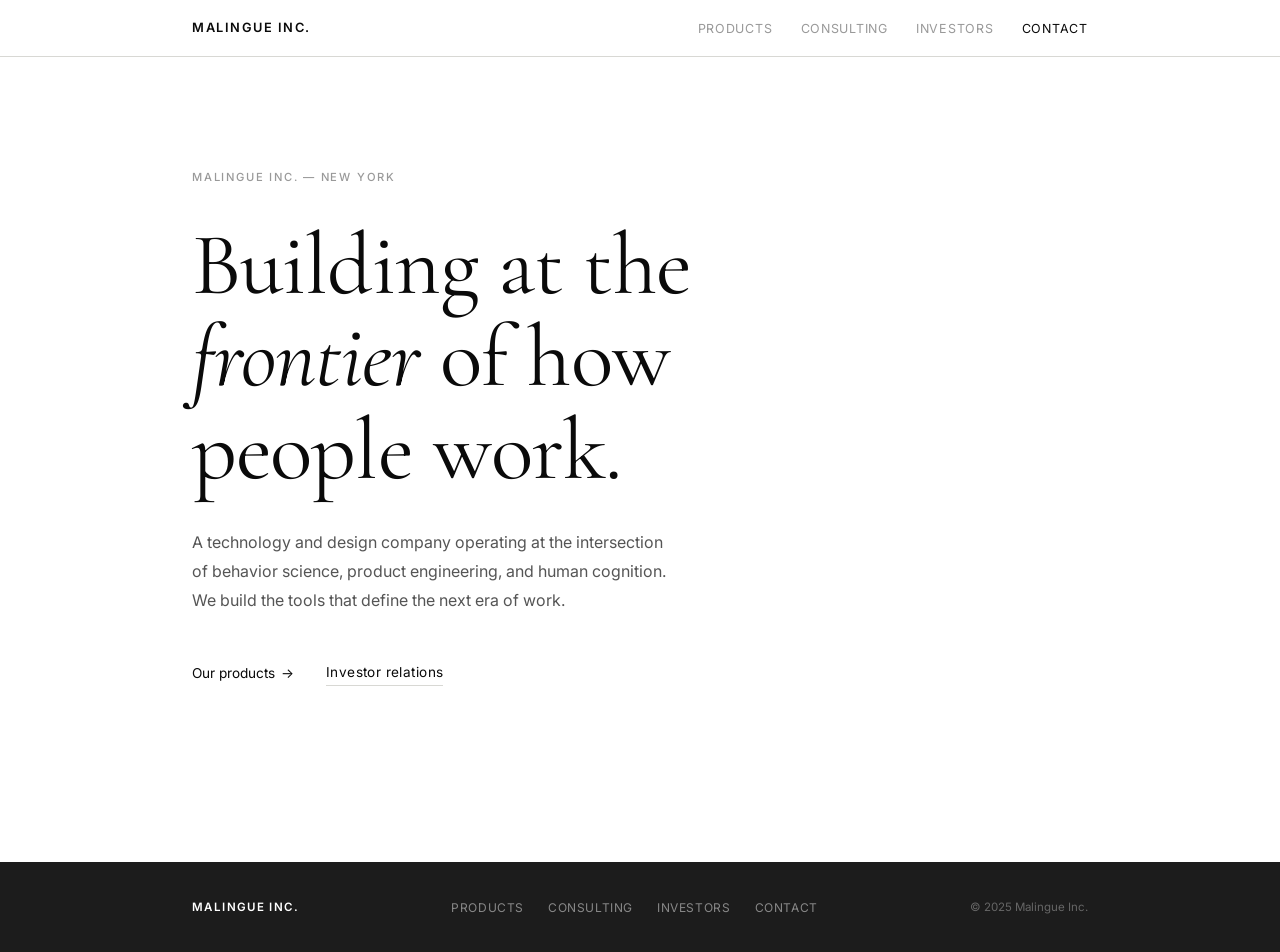
<file: index.html>
<!DOCTYPE html>
<html lang="en">
<head>
  <meta charset="UTF-8" />
  <meta name="viewport" content="width=device-width, initial-scale=1.0" />
  <title>Malingue Inc.</title>
  <meta name="description" content="Malingue Inc. — building at the frontier of how people work." />
  <link rel="preconnect" href="https://fonts.googleapis.com" />
  <link rel="preconnect" href="https://fonts.gstatic.com" crossorigin />
  <link href="https://fonts.googleapis.com/css2?family=Cormorant+Garamond:ital,wght@0,400;0,500;0,600;1,400;1,500&family=Inter:wght@300;400;500&display=swap" rel="stylesheet" />
  <link rel="stylesheet" href="style.css" />
  <style>
    .hero {
      padding: 112px 0 96px;
    }
    .hero-kicker {
      font-size: 0.7rem;
      font-weight: 500;
      letter-spacing: 0.16em;
      text-transform: uppercase;
      color: var(--muted);
      margin-bottom: 32px;
    }
    .hero h1 {
      font-family: var(--font-display);
      font-size: clamp(3rem, 7vw, 5.5rem);
      font-weight: 400;
      line-height: 1.05;
      letter-spacing: -0.01em;
      max-width: 14ch;
      margin-bottom: 32px;
    }
    .hero h1 em { font-style: italic; font-weight: 400; }
    .hero-body {
      font-size: 1rem;
      color: var(--mid);
      max-width: 48ch;
      line-height: 1.8;
      margin-bottom: 48px;
    }
    .hero-links { display: flex; gap: 32px; align-items: center; }
  </style>
</head>
<body>

  <nav class="site-nav" aria-label="Main navigation">
    <div class="wrap">
      <a class="nav-brand" href="index.html">Malingue Inc.</a>
      <ul class="nav-links">
        <li><a href="ventures.html" class="hide-mobile">Products</a></li>
        <li><a href="consulting.html" class="hide-mobile">Consulting</a></li>
        <li><a href="investor-relations.html">Investors</a></li>
        <li><a href="contact.html" class="nav-cta">Contact</a></li>
      </ul>
    </div>
  </nav>

  <main>
    <section class="hero">
      <div class="wrap">
        <p class="hero-kicker">Malingue Inc. — New York</p>
        <h1>Building at the <em>frontier</em> of how people work.</h1>
        <p class="hero-body">
          A technology and design company operating at the intersection
          of behavior science, product engineering, and human cognition.
          We build the tools that define the next era of work.
        </p>
        <div class="hero-links">
          <a class="arrow-link" href="ventures.html">Our products</a>
          <a class="text-link" href="investor-relations.html">Investor relations</a>
        </div>
      </div>
    </section>
  </main>

  <footer class="site-footer">
    <div class="wrap">
      <span class="footer-brand">Malingue Inc.</span>
      <ul class="footer-links">
        <li><a href="ventures.html">Products</a></li>
        <li><a href="consulting.html">Consulting</a></li>
        <li><a href="investor-relations.html">Investors</a></li>
        <li><a href="contact.html">Contact</a></li>
      </ul>
      <span class="footer-copy">&copy; 2025 Malingue Inc.</span>
    </div>
  </footer>

</body>
</html>
</file>
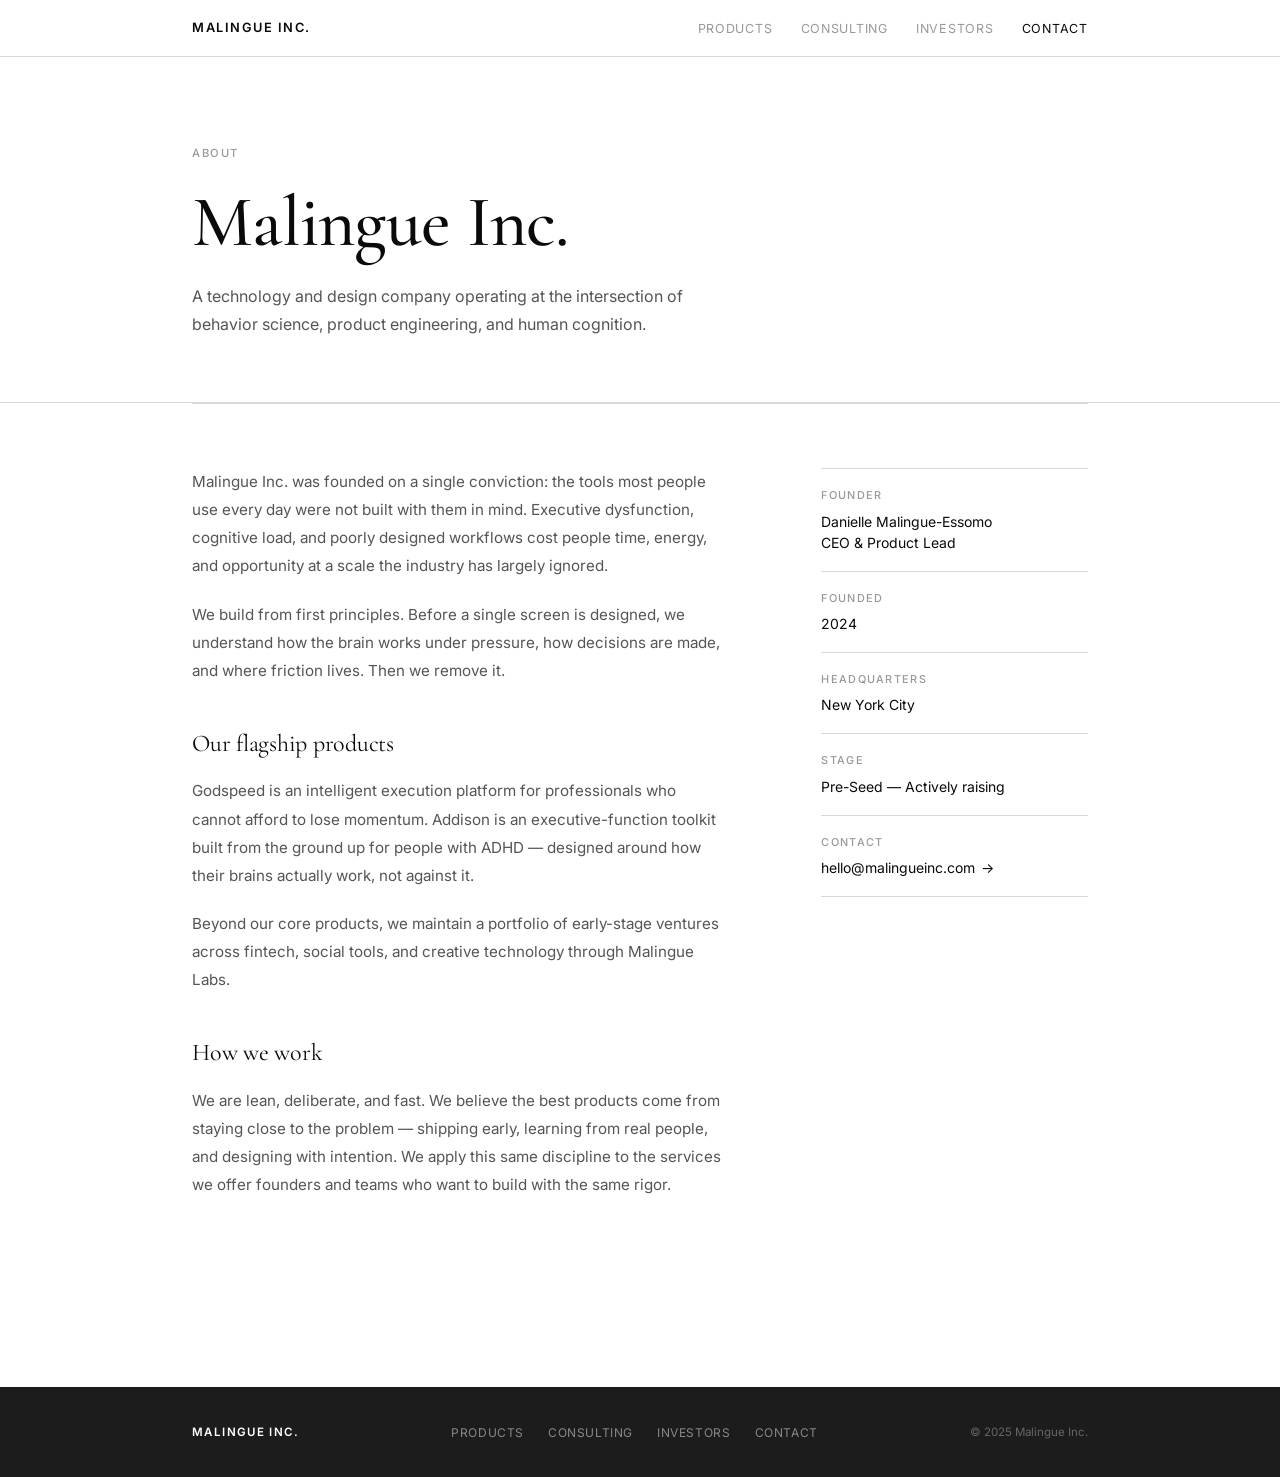
<file: about.html>
<!DOCTYPE html>
<html lang="en">
<head>
  <meta charset="UTF-8" />
  <meta name="viewport" content="width=device-width, initial-scale=1.0" />
  <title>About — Malingue Inc.</title>
  <link rel="preconnect" href="https://fonts.googleapis.com" />
  <link rel="preconnect" href="https://fonts.gstatic.com" crossorigin />
  <link href="https://fonts.googleapis.com/css2?family=Cormorant+Garamond:ital,wght@0,400;0,500;0,600;1,400;1,500&family=Inter:wght@300;400;500&display=swap" rel="stylesheet" />
  <link rel="stylesheet" href="style.css" />
  <style>
    .about-body { padding: 0 0 88px; }
    .about-grid { display: grid; grid-template-columns: 2fr 1fr; gap: 96px; align-items: start; padding-top: 64px; border-top: 1px solid var(--rule); }
    .about-copy p { font-size: 0.95rem; color: var(--mid); line-height: 1.85; margin-bottom: 20px; }
    .about-copy h2 { font-family: var(--font-display); font-size: 1.5rem; font-weight: 400; margin: 40px 0 14px; letter-spacing: -0.01em; }
    .side-data { list-style: none; }
    .side-data li { display: flex; flex-direction: column; padding: 18px 0; border-bottom: 1px solid var(--rule); }
    .side-data li:first-child { border-top: 1px solid var(--rule); }
    .sd-key { font-size: 0.68rem; font-weight: 500; letter-spacing: 0.12em; text-transform: uppercase; color: var(--muted); margin-bottom: 6px; }
    .sd-val { font-size: 0.875rem; color: var(--black); line-height: 1.5; }
    @media (max-width: 720px) { .about-grid { grid-template-columns: 1fr; gap: 48px; } }
  </style>
</head>
<body>
  <nav class="site-nav">
    <div class="wrap">
      <a class="nav-brand" href="index.html">Malingue Inc.</a>
      <ul class="nav-links">
        <li><a href="ventures.html" class="hide-mobile">Products</a></li>
        <li><a href="consulting.html" class="hide-mobile">Consulting</a></li>
        <li><a href="investor-relations.html">Investors</a></li>
        <li><a href="contact.html" class="nav-cta">Contact</a></li>
      </ul>
    </div>
  </nav>
  <main>
    <div class="page-header">
      <div class="wrap">
        <span class="label">About</span>
        <h1>Malingue Inc.</h1>
        <p class="lead">A technology and design company operating at the intersection of behavior science, product engineering, and human cognition.</p>
      </div>
    </div>
    <section class="about-body">
      <div class="wrap">
        <div class="about-grid">
          <div class="about-copy">
            <p>Malingue Inc. was founded on a single conviction: the tools most people use every day were not built with them in mind. Executive dysfunction, cognitive load, and poorly designed workflows cost people time, energy, and opportunity at a scale the industry has largely ignored.</p>
            <p>We build from first principles. Before a single screen is designed, we understand how the brain works under pressure, how decisions are made, and where friction lives. Then we remove it.</p>
            <h2>Our flagship products</h2>
            <p>Godspeed is an intelligent execution platform for professionals who cannot afford to lose momentum. Addison is an executive-function toolkit built from the ground up for people with ADHD — designed around how their brains actually work, not against it.</p>
            <p>Beyond our core products, we maintain a portfolio of early-stage ventures across fintech, social tools, and creative technology through Malingue Labs.</p>
            <h2>How we work</h2>
            <p>We are lean, deliberate, and fast. We believe the best products come from staying close to the problem — shipping early, learning from real people, and designing with intention. We apply this same discipline to the services we offer founders and teams who want to build with the same rigor.</p>
          </div>
          <ul class="side-data">
            <li><span class="sd-key">Founder</span><span class="sd-val">Danielle Malingue-Essomo<br />CEO &amp; Product Lead</span></li>
            <li><span class="sd-key">Founded</span><span class="sd-val">2024</span></li>
            <li><span class="sd-key">Headquarters</span><span class="sd-val">New York City</span></li>
            <li><span class="sd-key">Stage</span><span class="sd-val">Pre-Seed — Actively raising</span></li>
            <li><span class="sd-key">Contact</span><span class="sd-val"><a href="mailto:hello@malingueinc.com" class="arrow-link" style="font-size:0.875rem;">hello@malingueinc.com</a></span></li>
          </ul>
        </div>
      </div>
    </section>
  </main>
  <footer class="site-footer">
    <div class="wrap">
      <span class="footer-brand">Malingue Inc.</span>
      <ul class="footer-links">
        <li><a href="ventures.html">Products</a></li>
        <li><a href="consulting.html">Consulting</a></li>
        <li><a href="investor-relations.html">Investors</a></li>
        <li><a href="contact.html">Contact</a></li>
      </ul>
      <span class="footer-copy">&copy; 2025 Malingue Inc.</span>
    </div>
  </footer>
</body>
</html>
</file>
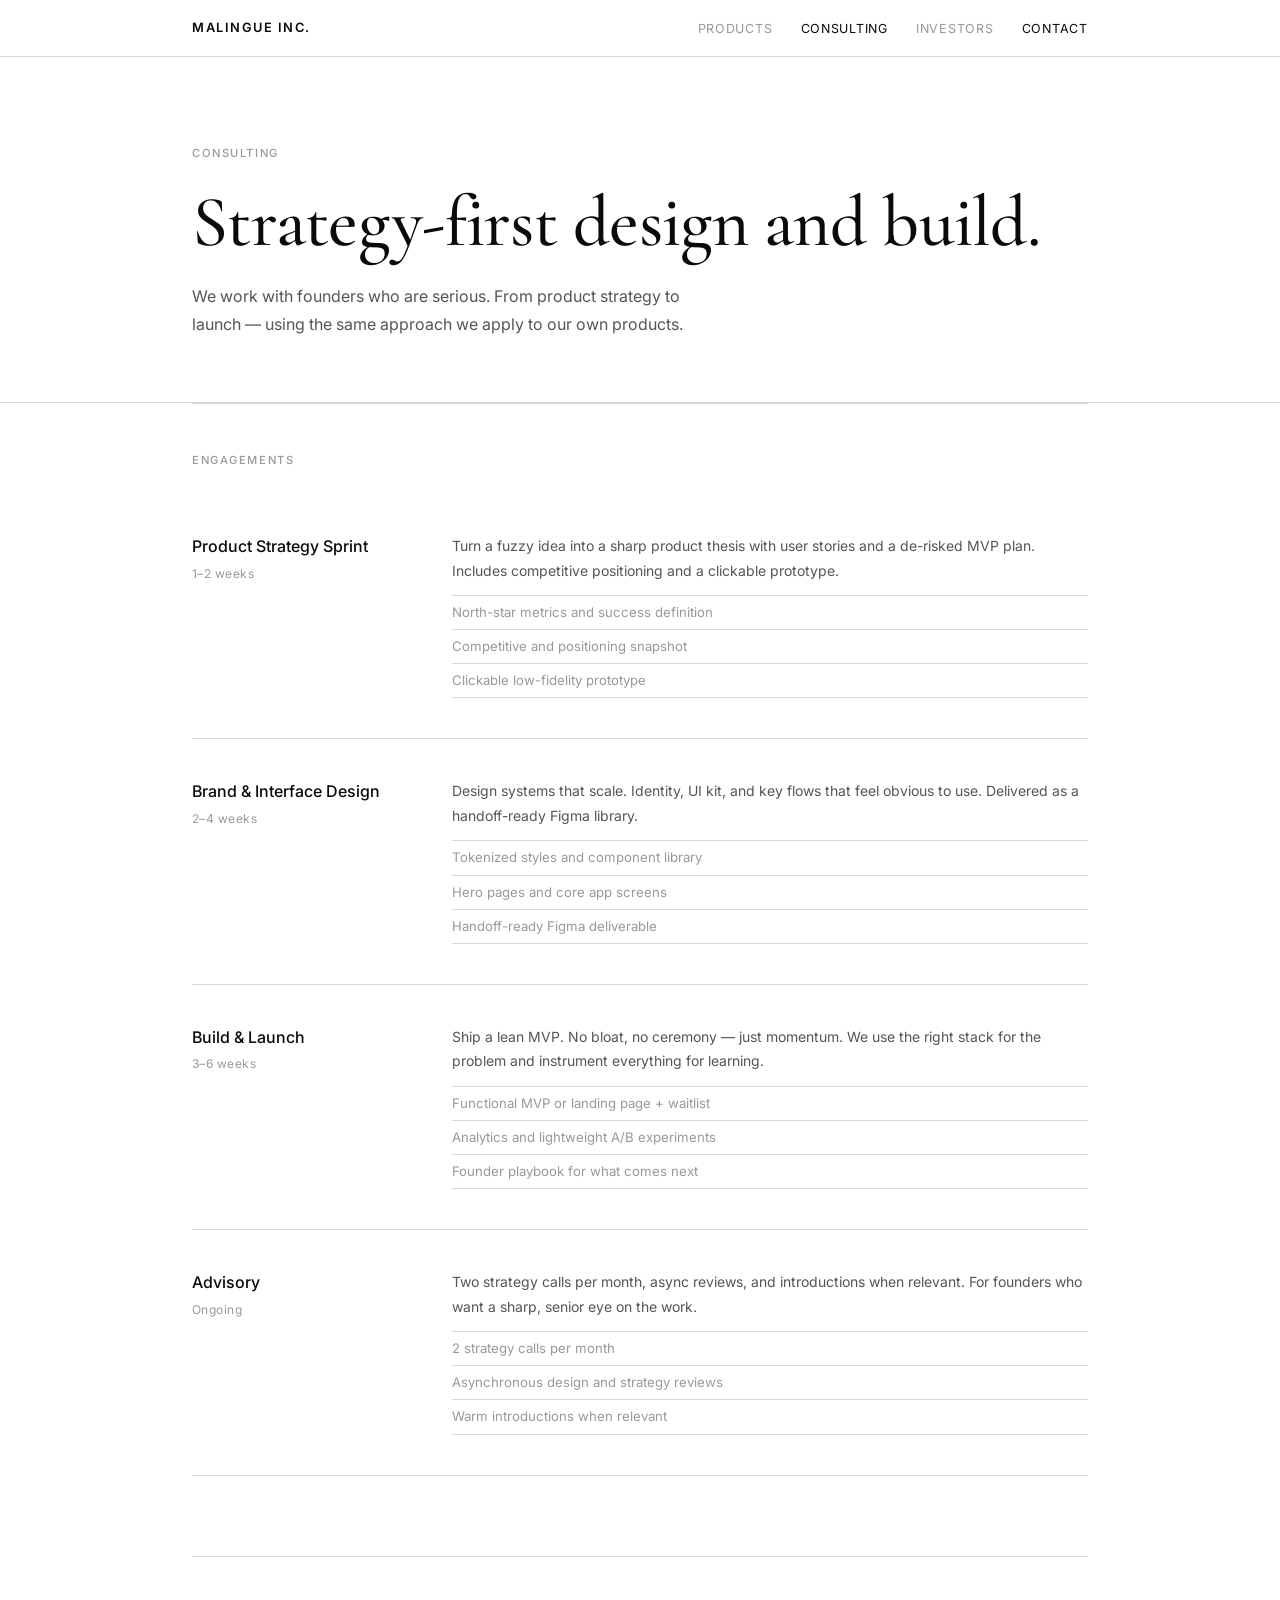
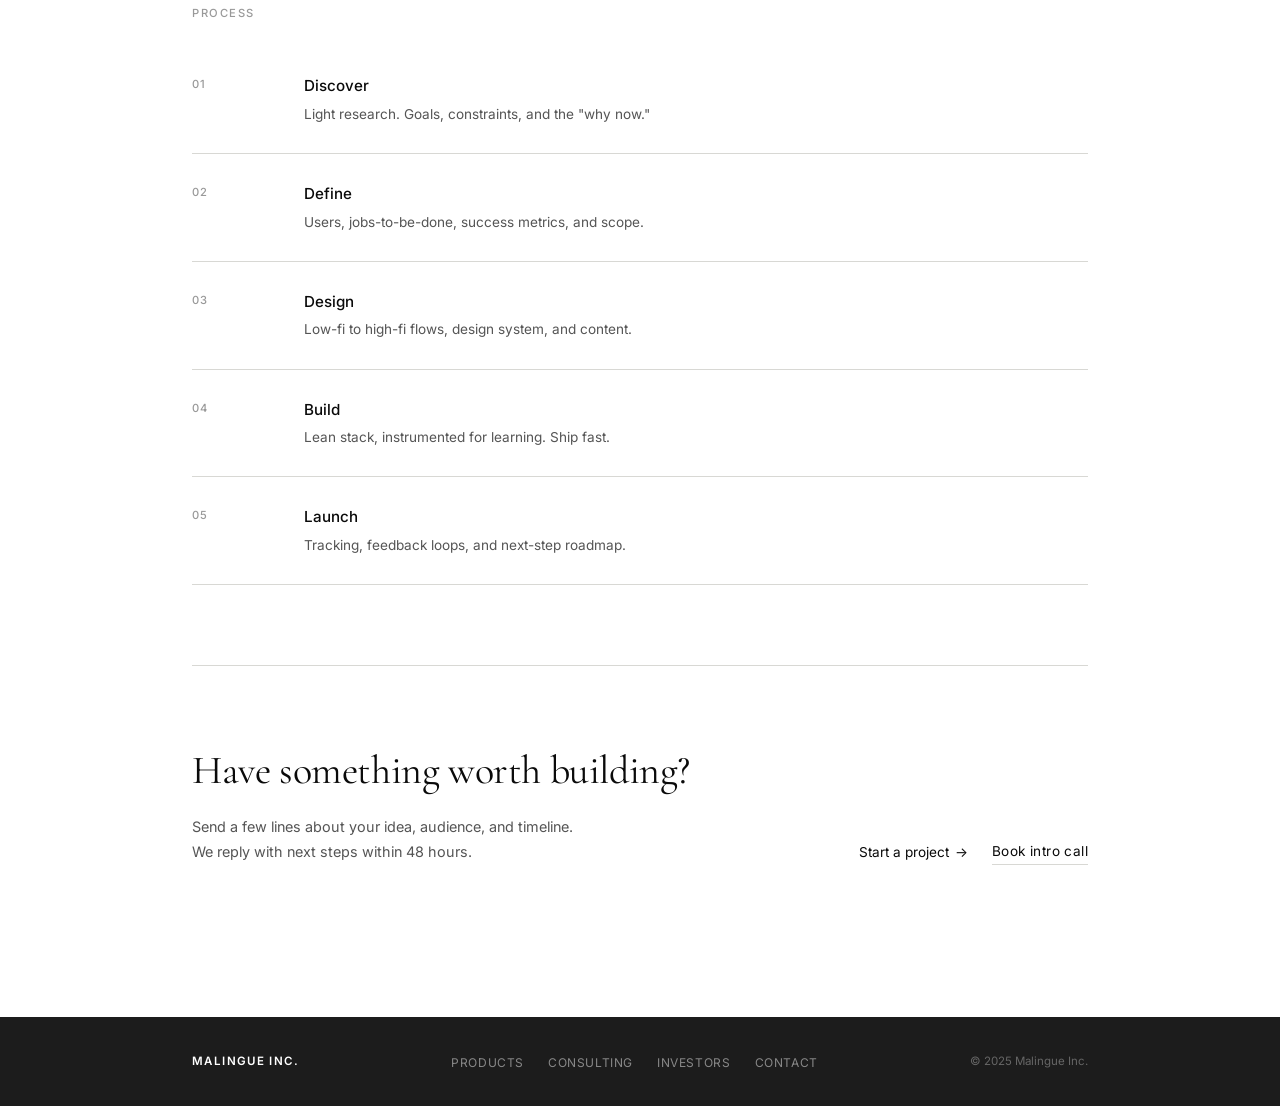
<file: consulting.html>
<!DOCTYPE html>
<html lang="en">
<head>
  <meta charset="UTF-8" />
  <meta name="viewport" content="width=device-width, initial-scale=1.0" />
  <title>Consulting — Malingue Inc.</title>
  <link rel="preconnect" href="https://fonts.googleapis.com" />
  <link rel="preconnect" href="https://fonts.gstatic.com" crossorigin />
  <link href="https://fonts.googleapis.com/css2?family=Cormorant+Garamond:ital,wght@0,400;0,500;0,600;1,400;1,500&family=Inter:wght@300;400;500&display=swap" rel="stylesheet" />
  <link rel="stylesheet" href="style.css" />
  <style>
    .services-list { padding: 0 0 80px; }
    .service-row {
      display: grid;
      grid-template-columns: 220px 1fr;
      gap: 40px;
      padding: 40px 0;
      border-bottom: 1px solid var(--rule);
      align-items: start;
    }
    .service-row:first-child { border-top: 1px solid var(--rule); }
    .sr-name {
      font-size: 1rem;
      font-weight: 500;
      color: var(--black);
    }
    .sr-duration { font-size: 0.75rem; color: var(--muted); margin-top: 4px; letter-spacing: 0.04em; }
    .sr-desc { font-size: 0.875rem; color: var(--mid); line-height: 1.75; }
    .sr-detail-list { list-style: none; margin-top: 12px; }
    .sr-detail-list li {
      font-size: 0.825rem;
      color: var(--muted);
      padding: 6px 0;
      border-bottom: 1px solid var(--rule);
    }
    .sr-detail-list li:first-child { border-top: 1px solid var(--rule); }
.process-section { padding: 0 0 80px; }
    .process-row {
      display: grid;
      grid-template-columns: 80px 1fr;
      gap: 32px;
      padding: 28px 0;
      border-bottom: 1px solid var(--rule);
      align-items: start;
    }
    .process-row:first-child { border-top: 1px solid var(--rule); }
    .pr-num {
      font-size: 0.7rem;
      font-weight: 500;
      letter-spacing: 0.1em;
      color: var(--muted);
      text-transform: uppercase;
      padding-top: 2px;
    }
    .pr-title { font-size: 0.95rem; font-weight: 500; margin-bottom: 4px; }
    .pr-desc { font-size: 0.85rem; color: var(--mid); line-height: 1.65; }

    .cta-section {
      padding: 72px 0;
      border-top: 1px solid var(--rule);
      display: flex;
      align-items: flex-end;
      justify-content: space-between;
      gap: 48px;
      flex-wrap: wrap;
    }
    .cta-section h2 {
      font-family: var(--font-display);
      font-size: clamp(1.75rem, 3.5vw, 2.5rem);
      font-weight: 400;
      letter-spacing: -0.01em;
      margin-bottom: 12px;
    }
    .cta-section p { font-size: 0.9rem; color: var(--mid); max-width: 44ch; line-height: 1.75; }
    .cta-links { display: flex; gap: 24px; align-items: center; flex-shrink: 0; }

    @media (max-width: 720px) {
      .service-row { grid-template-columns: 1fr; gap: 16px; }
      .sr-price { margin-top: 0; }
    }
  </style>
</head>
<body>

  <nav class="site-nav" aria-label="Main navigation">
    <div class="wrap">
      <a class="nav-brand" href="index.html">Malingue Inc.</a>
      <ul class="nav-links">
        <li><a href="ventures.html" class="hide-mobile">Products</a></li>
        <li><a href="consulting.html" aria-current="page">Consulting</a></li>
        <li><a href="investor-relations.html">Investors</a></li>
        <li><a href="contact.html" class="nav-cta">Contact</a></li>
      </ul>
    </div>
  </nav>

  <main>

    <div class="page-header">
      <div class="wrap">
        <span class="label">Consulting</span>
        <h1>Strategy-first design and build.</h1>
        <p class="lead">
          We work with founders who are serious. From product strategy to launch —
          using the same approach we apply to our own products.
        </p>
      </div>
    </div>

    <section class="services-list">
      <div class="wrap">
        <span class="section-label">Engagements</span>

        <div class="service-row">
          <div>
            <div class="sr-name">Product Strategy Sprint</div>
            <div class="sr-duration">1–2 weeks</div>
          </div>
          <div>
            <p class="sr-desc">Turn a fuzzy idea into a sharp product thesis with user stories and a de-risked MVP plan. Includes competitive positioning and a clickable prototype.</p>
            <ul class="sr-detail-list">
              <li>North-star metrics and success definition</li>
              <li>Competitive and positioning snapshot</li>
              <li>Clickable low-fidelity prototype</li>
            </ul>
          </div>
        </div>

        <div class="service-row">
          <div>
            <div class="sr-name">Brand &amp; Interface Design</div>
            <div class="sr-duration">2–4 weeks</div>
          </div>
          <div>
            <p class="sr-desc">Design systems that scale. Identity, UI kit, and key flows that feel obvious to use. Delivered as a handoff-ready Figma library.</p>
            <ul class="sr-detail-list">
              <li>Tokenized styles and component library</li>
              <li>Hero pages and core app screens</li>
              <li>Handoff-ready Figma deliverable</li>
            </ul>
          </div>
        </div>

        <div class="service-row">
          <div>
            <div class="sr-name">Build &amp; Launch</div>
            <div class="sr-duration">3–6 weeks</div>
          </div>
          <div>
            <p class="sr-desc">Ship a lean MVP. No bloat, no ceremony — just momentum. We use the right stack for the problem and instrument everything for learning.</p>
            <ul class="sr-detail-list">
              <li>Functional MVP or landing page + waitlist</li>
              <li>Analytics and lightweight A/B experiments</li>
              <li>Founder playbook for what comes next</li>
            </ul>
          </div>
        </div>

        <div class="service-row">
          <div>
            <div class="sr-name">Advisory</div>
            <div class="sr-duration">Ongoing</div>
          </div>
          <div>
            <p class="sr-desc">Two strategy calls per month, async reviews, and introductions when relevant. For founders who want a sharp, senior eye on the work.</p>
            <ul class="sr-detail-list">
              <li>2 strategy calls per month</li>
              <li>Asynchronous design and strategy reviews</li>
              <li>Warm introductions when relevant</li>
            </ul>
          </div>
        </div>
      </div>
    </section>

    <section class="process-section">
      <div class="wrap">
        <span class="section-label">Process</span>
        <div class="process-row">
          <span class="pr-num">01</span>
          <div><div class="pr-title">Discover</div><p class="pr-desc">Light research. Goals, constraints, and the "why now."</p></div>
        </div>
        <div class="process-row">
          <span class="pr-num">02</span>
          <div><div class="pr-title">Define</div><p class="pr-desc">Users, jobs-to-be-done, success metrics, and scope.</p></div>
        </div>
        <div class="process-row">
          <span class="pr-num">03</span>
          <div><div class="pr-title">Design</div><p class="pr-desc">Low-fi to high-fi flows, design system, and content.</p></div>
        </div>
        <div class="process-row">
          <span class="pr-num">04</span>
          <div><div class="pr-title">Build</div><p class="pr-desc">Lean stack, instrumented for learning. Ship fast.</p></div>
        </div>
        <div class="process-row">
          <span class="pr-num">05</span>
          <div><div class="pr-title">Launch</div><p class="pr-desc">Tracking, feedback loops, and next-step roadmap.</p></div>
        </div>
      </div>
    </section>

    <div class="wrap">
      <div class="cta-section">
        <div>
          <h2>Have something worth building?</h2>
          <p>Send a few lines about your idea, audience, and timeline. We reply with next steps within 48 hours.</p>
        </div>
        <div class="cta-links">
          <a class="arrow-link" href="mailto:hello@malingueinc.com?subject=Project%20Inquiry">Start a project</a>
          <a class="text-link" href="mailto:hello@malingueinc.com?subject=Intro%20Call">Book intro call</a>
        </div>
      </div>
    </div>

  </main>

  <footer class="site-footer">
    <div class="wrap">
      <span class="footer-brand">Malingue Inc.</span>
      <ul class="footer-links">
        <li><a href="ventures.html">Products</a></li>
        <li><a href="consulting.html">Consulting</a></li>
        <li><a href="investor-relations.html">Investors</a></li>
        <li><a href="contact.html">Contact</a></li>
      </ul>
      <span class="footer-copy">&copy; 2025 Malingue Inc.</span>
    </div>
  </footer>

</body>
</html>
</file>
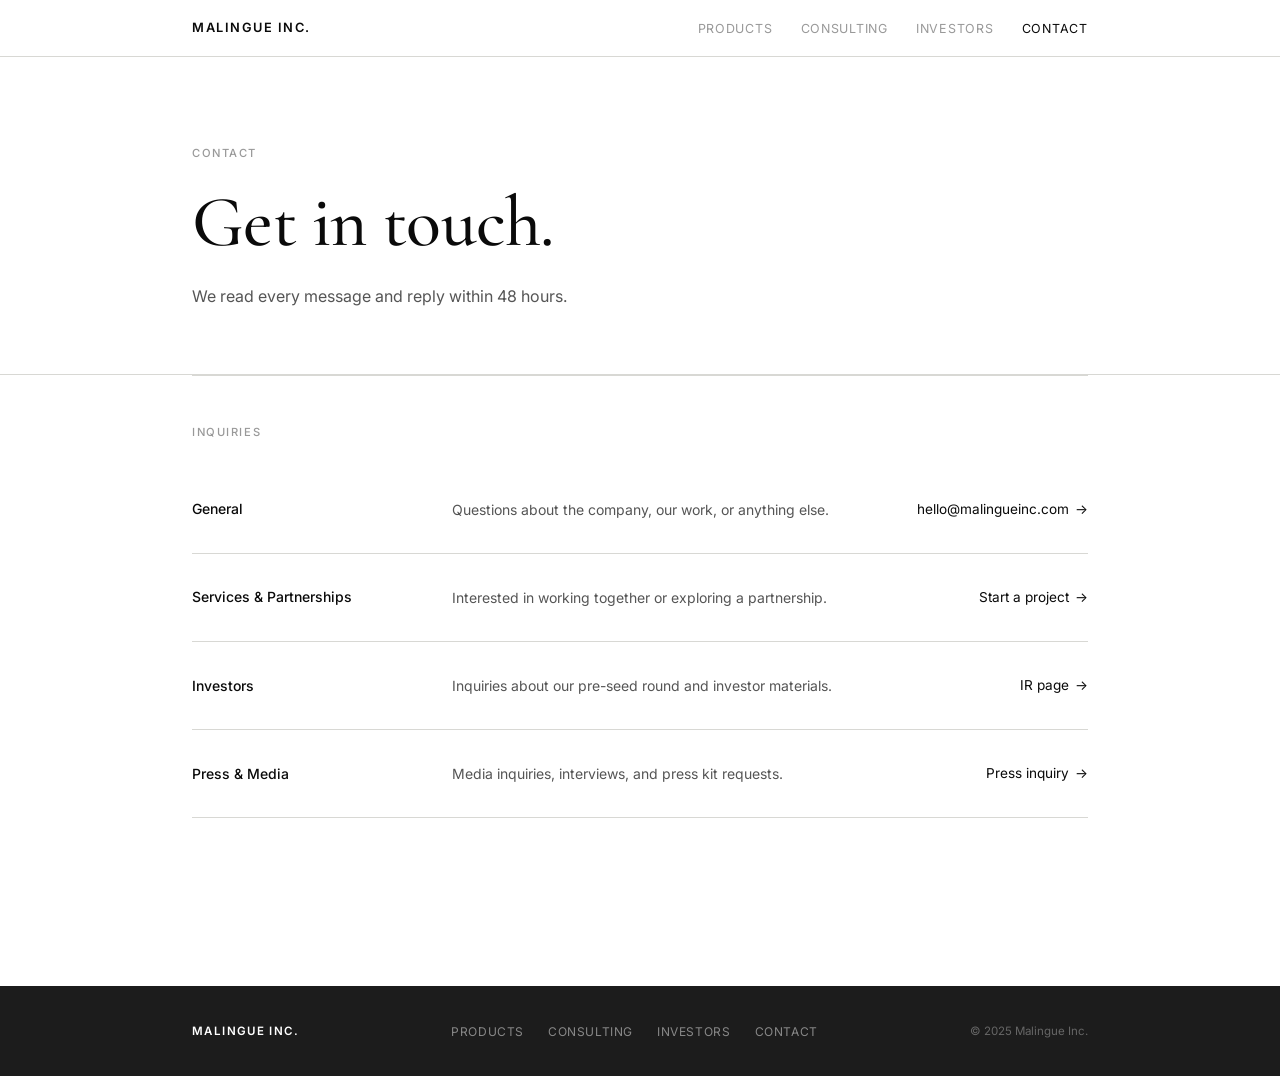
<file: contact.html>
<!DOCTYPE html>
<html lang="en">
<head>
  <meta charset="UTF-8" />
  <meta name="viewport" content="width=device-width, initial-scale=1.0" />
  <title>Contact — Malingue Inc.</title>
  <link rel="preconnect" href="https://fonts.googleapis.com" />
  <link rel="preconnect" href="https://fonts.gstatic.com" crossorigin />
  <link href="https://fonts.googleapis.com/css2?family=Cormorant+Garamond:ital,wght@0,400;0,500;0,600;1,400;1,500&family=Inter:wght@300;400;500&display=swap" rel="stylesheet" />
  <link rel="stylesheet" href="style.css" />
  <style>
    .contact-rows { padding: 0 0 88px; }
    .contact-row {
      display: grid;
      grid-template-columns: 220px 1fr auto;
      gap: 40px;
      padding: 32px 0;
      border-bottom: 1px solid var(--rule);
      align-items: center;
    }
    .contact-row:first-child { border-top: 1px solid var(--rule); }
    .cr-type { font-size: 0.875rem; font-weight: 500; color: var(--black); }
    .cr-desc { font-size: 0.875rem; color: var(--mid); line-height: 1.65; }
    @media (max-width: 640px) { .contact-row { grid-template-columns: 1fr; gap: 8px; } }
  </style>
</head>
<body>
  <nav class="site-nav">
    <div class="wrap">
      <a class="nav-brand" href="index.html">Malingue Inc.</a>
      <ul class="nav-links">
        <li><a href="ventures.html" class="hide-mobile">Products</a></li>
        <li><a href="consulting.html" class="hide-mobile">Consulting</a></li>
        <li><a href="investor-relations.html">Investors</a></li>
        <li><a href="contact.html" aria-current="page" class="nav-cta">Contact</a></li>
      </ul>
    </div>
  </nav>
  <main>
    <div class="page-header">
      <div class="wrap">
        <span class="label">Contact</span>
        <h1>Get in touch.</h1>
        <p class="lead">We read every message and reply within 48 hours.</p>
      </div>
    </div>
    <section class="contact-rows">
      <div class="wrap">
        <span class="section-label">Inquiries</span>
        <div class="contact-row">
          <span class="cr-type">General</span>
          <span class="cr-desc">Questions about the company, our work, or anything else.</span>
          <a class="arrow-link" href="mailto:hello@malingueinc.com">hello@malingueinc.com</a>
        </div>
        <div class="contact-row">
          <span class="cr-type">Services &amp; Partnerships</span>
          <span class="cr-desc">Interested in working together or exploring a partnership.</span>
          <a class="arrow-link" href="mailto:hello@malingueinc.com?subject=Project%20Inquiry">Start a project</a>
        </div>
        <div class="contact-row">
          <span class="cr-type">Investors</span>
          <span class="cr-desc">Inquiries about our pre-seed round and investor materials.</span>
          <a class="arrow-link" href="investor-relations.html">IR page</a>
        </div>
        <div class="contact-row">
          <span class="cr-type">Press &amp; Media</span>
          <span class="cr-desc">Media inquiries, interviews, and press kit requests.</span>
          <a class="arrow-link" href="mailto:hello@malingueinc.com?subject=Press%20Inquiry">Press inquiry</a>
        </div>
      </div>
    </section>
  </main>
  <footer class="site-footer">
    <div class="wrap">
      <span class="footer-brand">Malingue Inc.</span>
      <ul class="footer-links">
        <li><a href="ventures.html">Products</a></li>
        <li><a href="consulting.html">Consulting</a></li>
        <li><a href="investor-relations.html">Investors</a></li>
        <li><a href="contact.html">Contact</a></li>
      </ul>
      <span class="footer-copy">&copy; 2025 Malingue Inc.</span>
    </div>
  </footer>
</body>
</html>
</file>
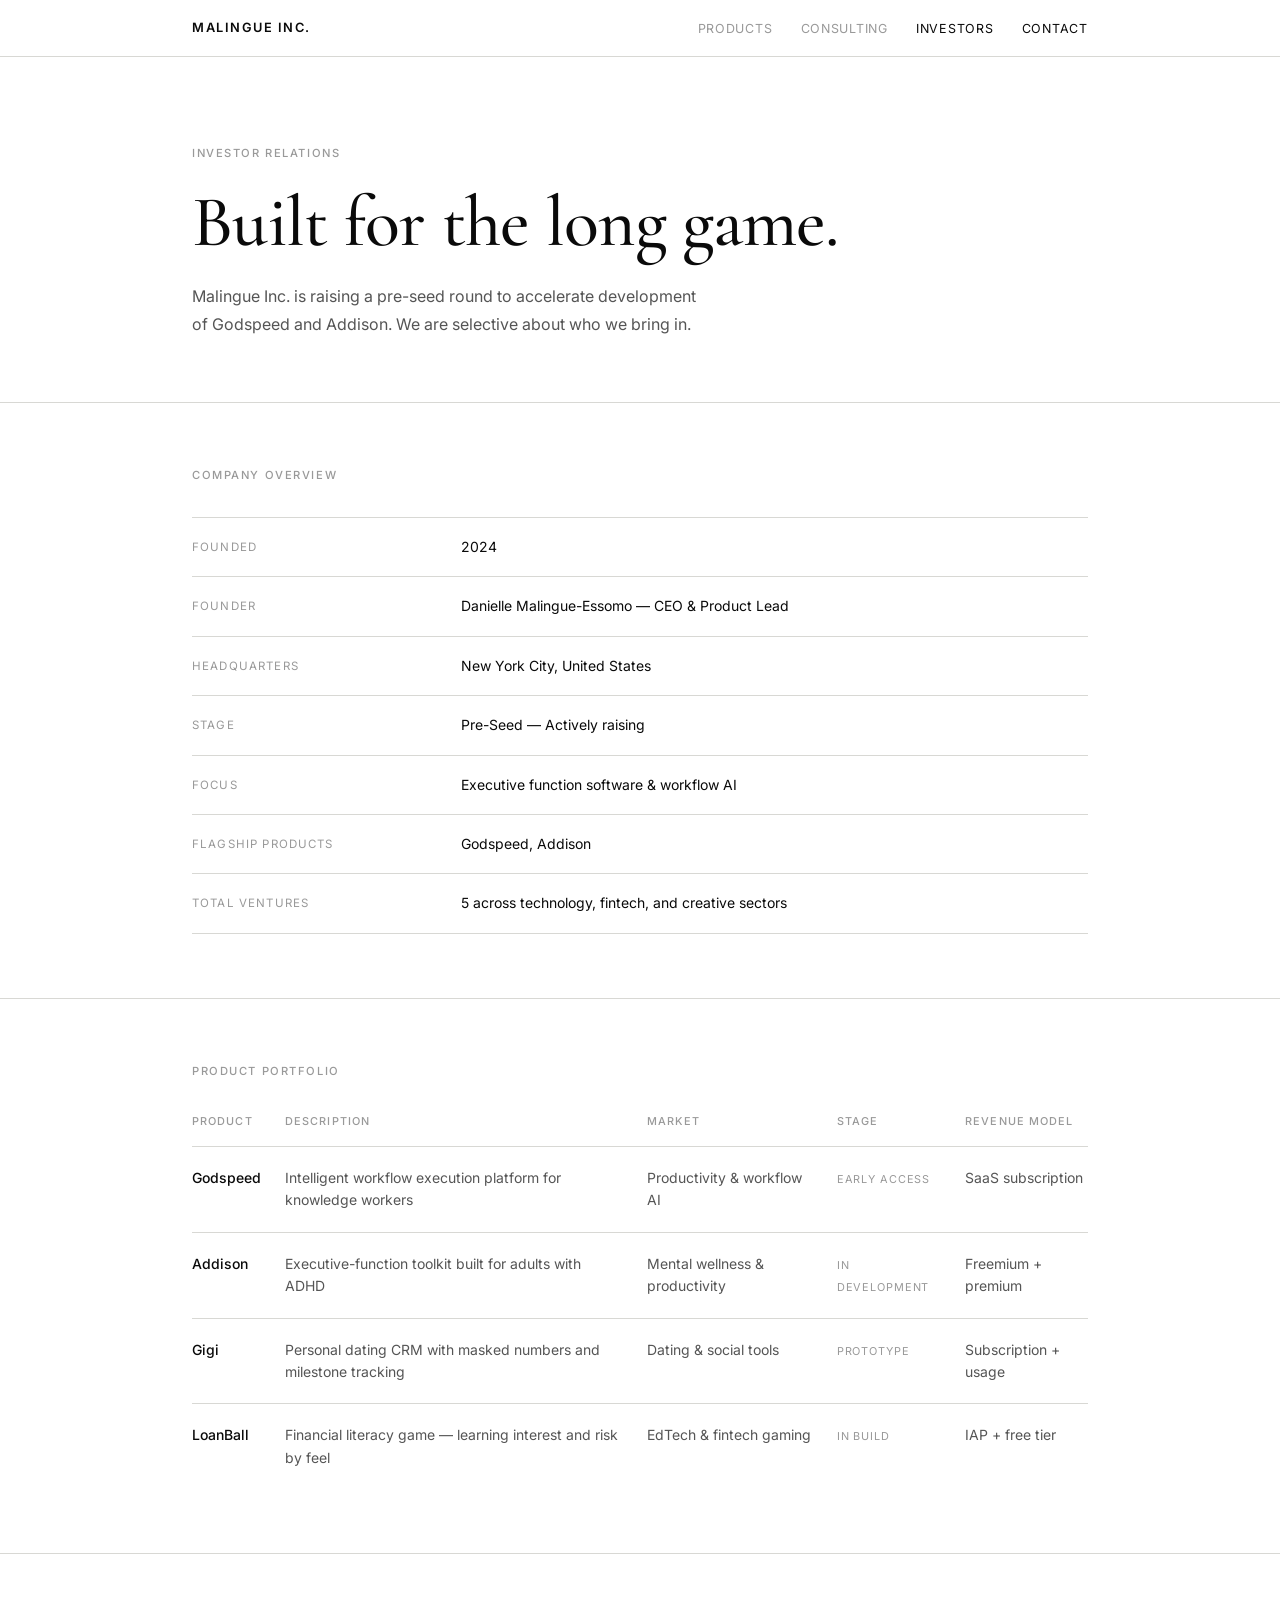
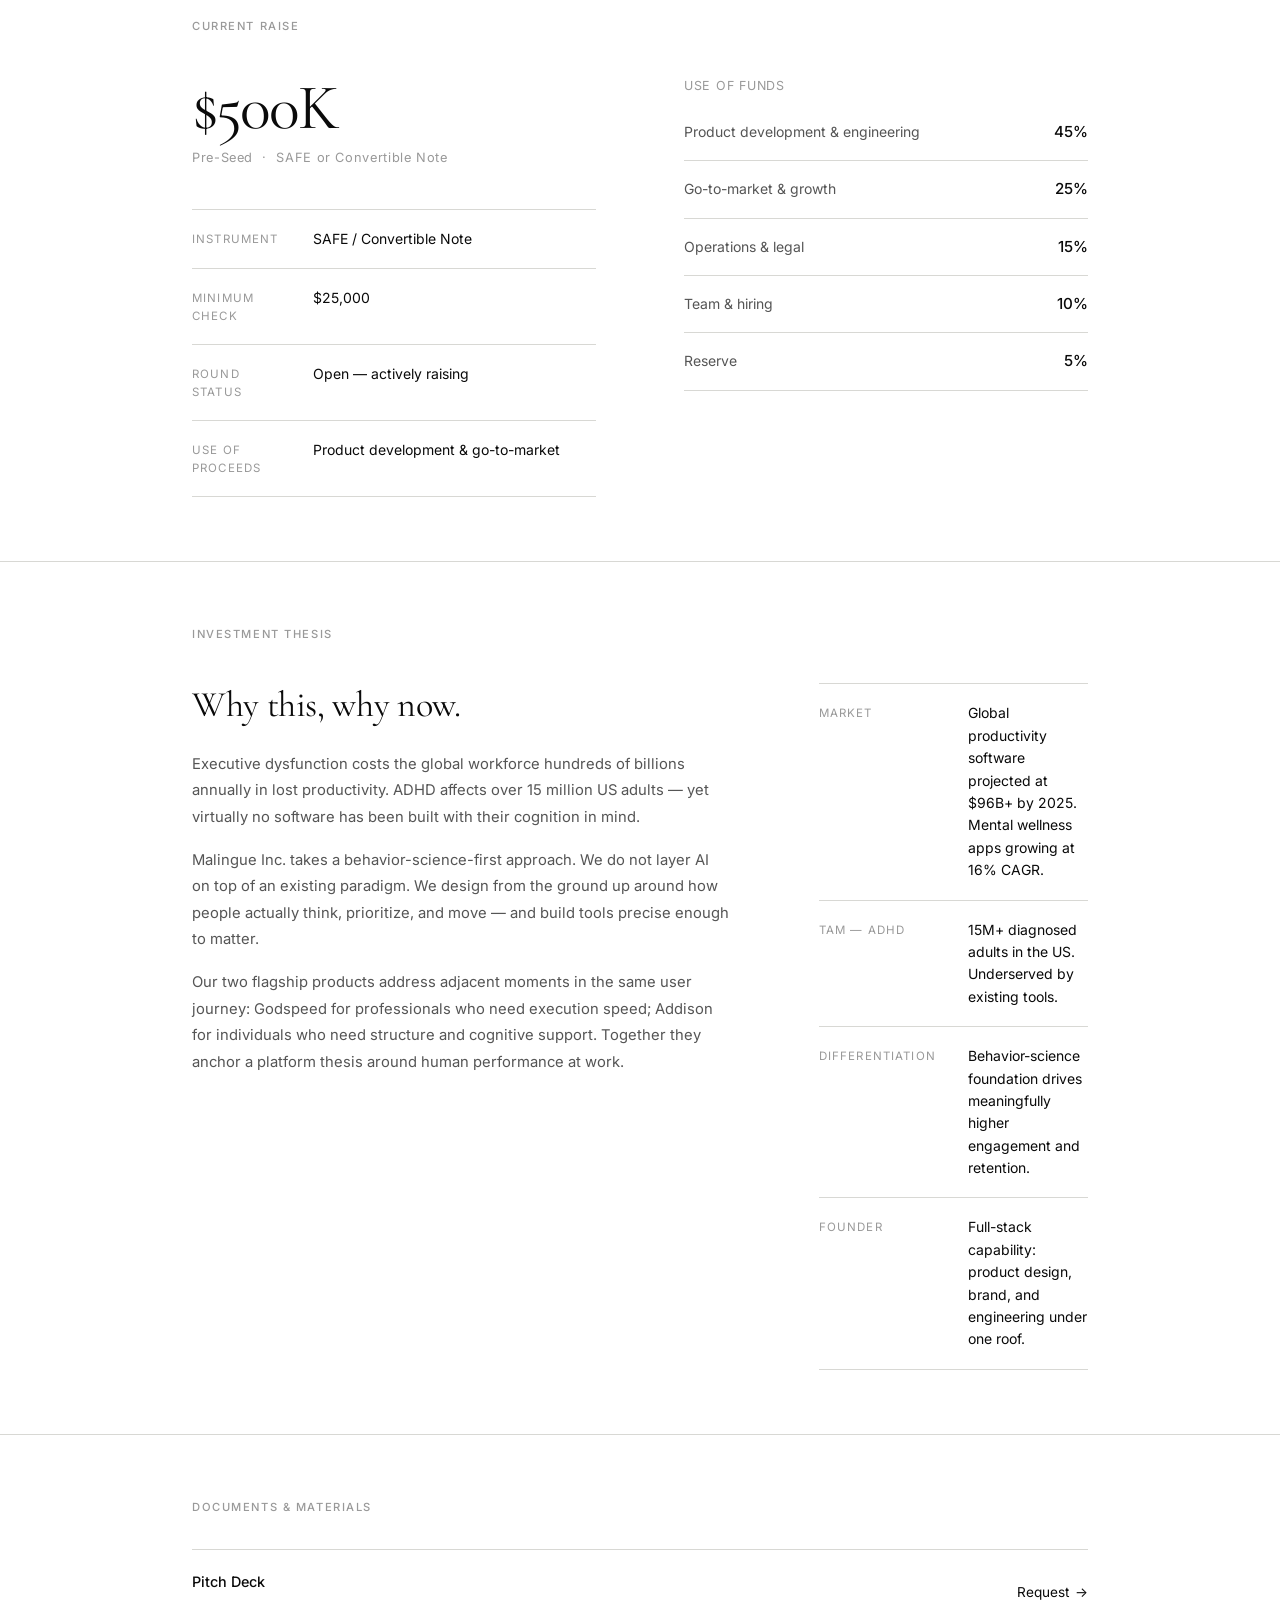
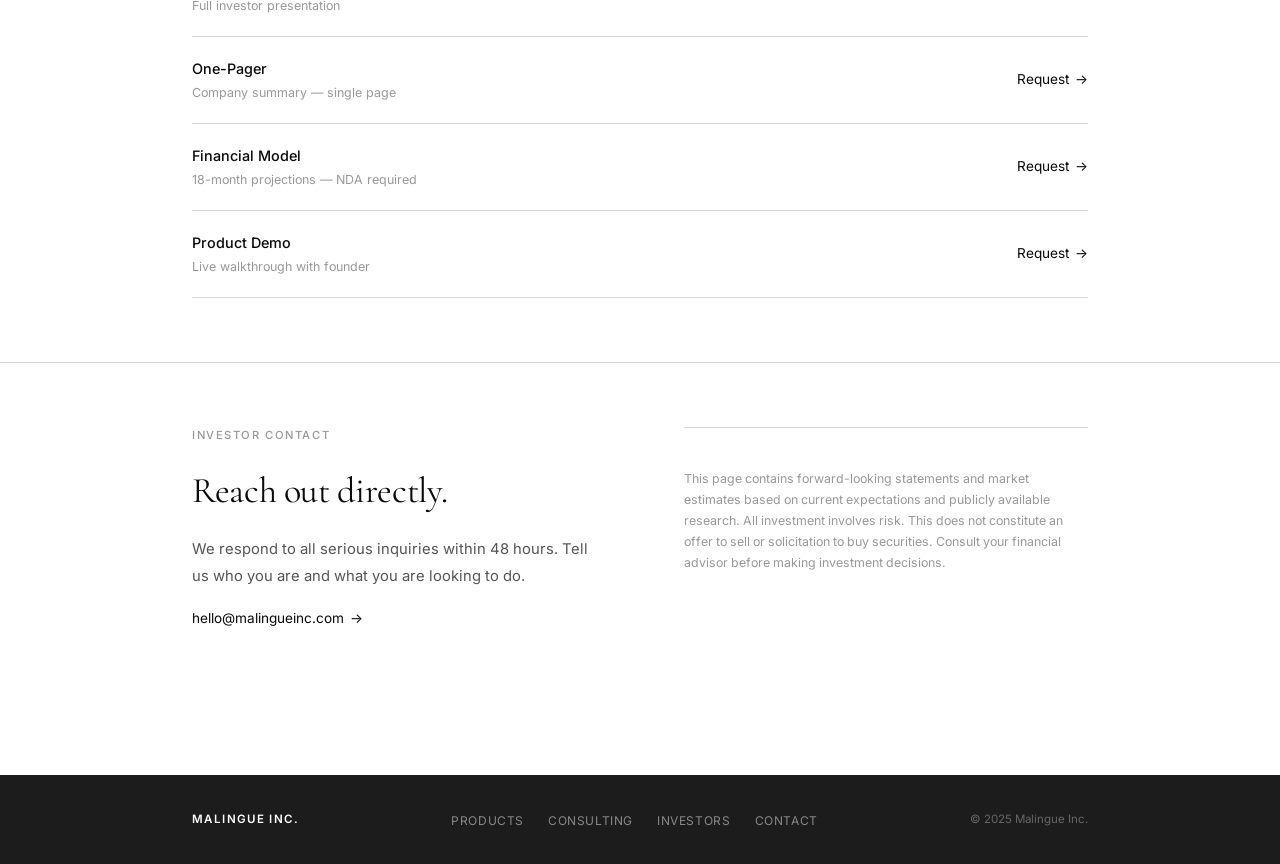
<file: investor-relations.html>
<!DOCTYPE html>
<html lang="en">
<head>
  <meta charset="UTF-8" />
  <meta name="viewport" content="width=device-width, initial-scale=1.0" />
  <title>Investor Relations — Malingue Inc.</title>
  <link rel="preconnect" href="https://fonts.googleapis.com" />
  <link rel="preconnect" href="https://fonts.gstatic.com" crossorigin />
  <link href="https://fonts.googleapis.com/css2?family=Cormorant+Garamond:ital,wght@0,400;0,500;0,600;1,400;1,500&family=Inter:wght@300;400;500&display=swap" rel="stylesheet" />
  <link rel="stylesheet" href="style.css" />
  <style>
    /* ── Sections ── */
    .ir-section { padding: 64px 0; border-bottom: 1px solid var(--rule); }
    .ir-section:last-child { border-bottom: none; }

    /* ── Overview table ── */
    .data-table { width: 100%; border-collapse: collapse; }
    .data-table tr { border-bottom: 1px solid var(--rule); }
    .data-table tr:first-child { border-top: 1px solid var(--rule); }
    .data-table td {
      padding: 18px 0;
      font-size: 0.875rem;
      vertical-align: top;
    }
    .data-table td.key {
      color: var(--muted);
      font-size: 0.72rem;
      letter-spacing: 0.1em;
      text-transform: uppercase;
      width: 30%;
      padding-right: 32px;
      padding-top: 20px;
    }
    .data-table td.val { color: var(--black); }

    /* ── Two-col layout ── */
    .two-col { display: grid; grid-template-columns: 1fr 1fr; gap: 88px; align-items: start; }
    .two-col-wide { display: grid; grid-template-columns: 2fr 1fr; gap: 88px; align-items: start; }

    /* ── Section headline ── */
    .ir-headline {
      font-family: var(--font-display);
      font-size: clamp(1.5rem, 3vw, 2.25rem);
      font-weight: 400;
      line-height: 1.2;
      letter-spacing: -0.01em;
      margin-bottom: 24px;
    }
    .ir-body {
      font-size: 0.925rem;
      color: var(--mid);
      line-height: 1.8;
      margin-bottom: 16px;
    }

    /* ── Products table ── */
    .products-table { width: 100%; border-collapse: collapse; }
    .products-table thead tr { border-bottom: 1px solid var(--rule); }
    .products-table th {
      font-size: 0.68rem;
      font-weight: 500;
      letter-spacing: 0.1em;
      text-transform: uppercase;
      color: var(--muted);
      padding: 0 0 16px;
      text-align: left;
    }
    .products-table th:not(:first-child) { padding-left: 24px; }
    .products-table tbody tr { border-bottom: 1px solid var(--rule); }
    .products-table tbody tr:last-child { border-bottom: none; }
    .products-table td {
      font-size: 0.875rem;
      padding: 20px 0;
      vertical-align: top;
      color: var(--mid);
    }
    .products-table td:first-child { color: var(--black); font-weight: 500; }
    .products-table td:not(:first-child) { padding-left: 24px; }
    .pt-status {
      font-size: 0.68rem;
      letter-spacing: 0.08em;
      text-transform: uppercase;
      color: var(--muted);
    }

    /* ── Raise block ── */
    .raise-amount {
      font-family: var(--font-display);
      font-size: clamp(2.5rem, 6vw, 4rem);
      font-weight: 400;
      letter-spacing: -0.03em;
      line-height: 1;
      margin-bottom: 8px;
    }
    .raise-type {
      font-size: 0.8rem;
      color: var(--muted);
      letter-spacing: 0.05em;
      margin-bottom: 40px;
    }

    /* ── Use of funds ── */
    .funds-item {
      display: grid;
      grid-template-columns: 1fr auto;
      align-items: center;
      padding: 16px 0;
      border-bottom: 1px solid var(--rule);
      font-size: 0.875rem;
    }
    .funds-item:first-child { border-top: 1px solid var(--rule); }
    .funds-item .fi-label { color: var(--mid); }
    .funds-item .fi-pct { color: var(--black); font-weight: 500; font-size: 0.95rem; }

    /* ── Documents ── */
    .doc-list { list-style: none; }
    .doc-item {
      display: flex;
      justify-content: space-between;
      align-items: center;
      padding: 20px 0;
      border-bottom: 1px solid var(--rule);
    }
    .doc-item:first-child { border-top: 1px solid var(--rule); }
    .di-name { font-size: 0.9rem; font-weight: 500; color: var(--black); }
    .di-note { font-size: 0.78rem; color: var(--muted); margin-top: 3px; }

    /* ── Disclaimer ── */
    .disclaimer {
      padding-top: 40px;
      border-top: 1px solid var(--rule);
    }
    .disclaimer p {
      font-size: 0.775rem;
      color: var(--muted);
      line-height: 1.7;
      max-width: 72ch;
    }

    @media (max-width: 720px) {
      .two-col, .two-col-wide { grid-template-columns: 1fr; gap: 40px; }
    }
  </style>
</head>
<body>

  <nav class="site-nav" aria-label="Main navigation">
    <div class="wrap">
      <a class="nav-brand" href="index.html">Malingue Inc.</a>
      <ul class="nav-links">
        <li><a href="ventures.html" class="hide-mobile">Products</a></li>
        <li><a href="consulting.html" class="hide-mobile">Consulting</a></li>
        <li><a href="investor-relations.html" aria-current="page">Investors</a></li>
        <li><a href="contact.html" class="nav-cta">Contact</a></li>
      </ul>
    </div>
  </nav>

  <main>

    <div class="page-header">
      <div class="wrap">
        <span class="label">Investor Relations</span>
        <h1>Built for the long game.</h1>
        <p class="lead">
          Malingue Inc. is raising a pre-seed round to accelerate development
          of Godspeed and Addison. We are selective about who we bring in.
        </p>
      </div>
    </div>

    <!-- Company overview -->
    <section class="ir-section">
      <div class="wrap">
        <span class="label" style="display:block; margin-bottom:32px;">Company overview</span>
        <table class="data-table">
          <tbody>
            <tr>
              <td class="key">Founded</td>
              <td class="val">2024</td>
            </tr>
            <tr>
              <td class="key">Founder</td>
              <td class="val">Danielle Malingue-Essomo — CEO &amp; Product Lead</td>
            </tr>
            <tr>
              <td class="key">Headquarters</td>
              <td class="val">New York City, United States</td>
            </tr>
            <tr>
              <td class="key">Stage</td>
              <td class="val">Pre-Seed — Actively raising</td>
            </tr>
            <tr>
              <td class="key">Focus</td>
              <td class="val">Executive function software &amp; workflow AI</td>
            </tr>
            <tr>
              <td class="key">Flagship products</td>
              <td class="val">Godspeed, Addison</td>
            </tr>
            <tr>
              <td class="key">Total ventures</td>
              <td class="val">5 across technology, fintech, and creative sectors</td>
            </tr>
          </tbody>
        </table>
      </div>
    </section>

    <!-- Product portfolio -->
    <section class="ir-section">
      <div class="wrap">
        <span class="label" style="display:block; margin-bottom:32px;">Product portfolio</span>
        <table class="products-table">
          <thead>
            <tr>
              <th>Product</th>
              <th>Description</th>
              <th>Market</th>
              <th>Stage</th>
              <th>Revenue model</th>
            </tr>
          </thead>
          <tbody>
            <tr>
              <td>Godspeed</td>
              <td>Intelligent workflow execution platform for knowledge workers</td>
              <td>Productivity &amp; workflow AI</td>
              <td><span class="pt-status">Early Access</span></td>
              <td>SaaS subscription</td>
            </tr>
            <tr>
              <td>Addison</td>
              <td>Executive-function toolkit built for adults with ADHD</td>
              <td>Mental wellness &amp; productivity</td>
              <td><span class="pt-status">In Development</span></td>
              <td>Freemium + premium</td>
            </tr>
            <tr>
              <td>Gigi</td>
              <td>Personal dating CRM with masked numbers and milestone tracking</td>
              <td>Dating &amp; social tools</td>
              <td><span class="pt-status">Prototype</span></td>
              <td>Subscription + usage</td>
            </tr>
            <tr>
              <td>LoanBall</td>
              <td>Financial literacy game — learning interest and risk by feel</td>
              <td>EdTech &amp; fintech gaming</td>
              <td><span class="pt-status">In Build</span></td>
              <td>IAP + free tier</td>
            </tr>
          </tbody>
        </table>
      </div>
    </section>

    <!-- Current raise -->
    <section class="ir-section">
      <div class="wrap">
        <span class="label" style="display:block; margin-bottom:40px;">Current raise</span>
        <div class="two-col">
          <div>
            <div class="raise-amount">$500K</div>
            <div class="raise-type">Pre-Seed &nbsp;·&nbsp; SAFE or Convertible Note</div>
            <table class="data-table">
              <tbody>
                <tr>
                  <td class="key">Instrument</td>
                  <td class="val">SAFE / Convertible Note</td>
                </tr>
                <tr>
                  <td class="key">Minimum check</td>
                  <td class="val">$25,000</td>
                </tr>
                <tr>
                  <td class="key">Round status</td>
                  <td class="val">Open — actively raising</td>
                </tr>
                <tr>
                  <td class="key">Use of proceeds</td>
                  <td class="val">Product development &amp; go-to-market</td>
                </tr>
              </tbody>
            </table>
          </div>
          <div>
            <p style="font-size:0.78rem; color:var(--muted); letter-spacing:0.06em; text-transform:uppercase; margin-bottom:8px;">Use of funds</p>
            <div class="funds-item">
              <span class="fi-label">Product development &amp; engineering</span>
              <span class="fi-pct">45%</span>
            </div>
            <div class="funds-item">
              <span class="fi-label">Go-to-market &amp; growth</span>
              <span class="fi-pct">25%</span>
            </div>
            <div class="funds-item">
              <span class="fi-label">Operations &amp; legal</span>
              <span class="fi-pct">15%</span>
            </div>
            <div class="funds-item">
              <span class="fi-label">Team &amp; hiring</span>
              <span class="fi-pct">10%</span>
            </div>
            <div class="funds-item">
              <span class="fi-label">Reserve</span>
              <span class="fi-pct">5%</span>
            </div>
          </div>
        </div>
      </div>
    </section>

    <!-- Thesis -->
    <section class="ir-section">
      <div class="wrap">
        <span class="label" style="display:block; margin-bottom:40px;">Investment thesis</span>
        <div class="two-col-wide">
          <div>
            <h2 class="ir-headline">Why this, why now.</h2>
            <p class="ir-body">
              Executive dysfunction costs the global workforce hundreds of billions annually
              in lost productivity. ADHD affects over 15 million US adults — yet virtually
              no software has been built with their cognition in mind.
            </p>
            <p class="ir-body">
              Malingue Inc. takes a behavior-science-first approach. We do not layer AI on
              top of an existing paradigm. We design from the ground up around how people
              actually think, prioritize, and move — and build tools precise enough to matter.
            </p>
            <p class="ir-body">
              Our two flagship products address adjacent moments in the same user journey:
              Godspeed for professionals who need execution speed; Addison for individuals
              who need structure and cognitive support. Together they anchor a platform
              thesis around human performance at work.
            </p>
          </div>
          <div>
            <table class="data-table">
              <tbody>
                <tr>
                  <td class="key">Market</td>
                  <td class="val" style="font-size:0.875rem;">Global productivity software projected at $96B+ by 2025. Mental wellness apps growing at 16% CAGR.</td>
                </tr>
                <tr>
                  <td class="key">TAM — ADHD</td>
                  <td class="val" style="font-size:0.875rem;">15M+ diagnosed adults in the US. Underserved by existing tools.</td>
                </tr>
                <tr>
                  <td class="key">Differentiation</td>
                  <td class="val" style="font-size:0.875rem;">Behavior-science foundation drives meaningfully higher engagement and retention.</td>
                </tr>
                <tr>
                  <td class="key">Founder</td>
                  <td class="val" style="font-size:0.875rem;">Full-stack capability: product design, brand, and engineering under one roof.</td>
                </tr>
              </tbody>
            </table>
          </div>
        </div>
      </div>
    </section>

    <!-- Documents -->
    <section class="ir-section">
      <div class="wrap">
        <span class="label" style="display:block; margin-bottom:32px;">Documents &amp; materials</span>
        <ul class="doc-list">
          <li class="doc-item">
            <div>
              <div class="di-name">Pitch Deck</div>
              <div class="di-note">Full investor presentation</div>
            </div>
            <a class="arrow-link" href="mailto:hello@malingueinc.com?subject=Pitch%20Deck%20Request">Request</a>
          </li>
          <li class="doc-item">
            <div>
              <div class="di-name">One-Pager</div>
              <div class="di-note">Company summary — single page</div>
            </div>
            <a class="arrow-link" href="mailto:hello@malingueinc.com?subject=One-Pager%20Request">Request</a>
          </li>
          <li class="doc-item">
            <div>
              <div class="di-name">Financial Model</div>
              <div class="di-note">18-month projections — NDA required</div>
            </div>
            <a class="arrow-link" href="mailto:hello@malingueinc.com?subject=Financial%20Model%20Request">Request</a>
          </li>
          <li class="doc-item">
            <div>
              <div class="di-name">Product Demo</div>
              <div class="di-note">Live walkthrough with founder</div>
            </div>
            <a class="arrow-link" href="mailto:hello@malingueinc.com?subject=Product%20Demo%20Request">Request</a>
          </li>
        </ul>
      </div>
    </section>

    <!-- Contact -->
    <section class="ir-section">
      <div class="wrap">
        <div class="two-col">
          <div>
            <span class="label" style="display:block; margin-bottom:24px;">Investor contact</span>
            <h2 class="ir-headline">Reach out directly.</h2>
            <p class="ir-body">
              We respond to all serious inquiries within 48 hours.
              Tell us who you are and what you are looking to do.
            </p>
            <a class="arrow-link" href="mailto:hello@malingueinc.com?subject=Investor%20Inquiry">hello@malingueinc.com</a>
          </div>
          <div class="disclaimer">
            <p>
              This page contains forward-looking statements and market estimates based on
              current expectations and publicly available research. All investment
              involves risk. This does not constitute an offer to sell or solicitation
              to buy securities. Consult your financial advisor before making investment
              decisions.
            </p>
          </div>
        </div>
      </div>
    </section>

  </main>

  <footer class="site-footer">
    <div class="wrap">
      <span class="footer-brand">Malingue Inc.</span>
      <ul class="footer-links">
        <li><a href="ventures.html">Products</a></li>
        <li><a href="consulting.html">Consulting</a></li>
        <li><a href="investor-relations.html">Investors</a></li>
        <li><a href="contact.html">Contact</a></li>
      </ul>
      <span class="footer-copy">&copy; 2025 Malingue Inc.</span>
    </div>
  </footer>

</body>
</html>
</file>
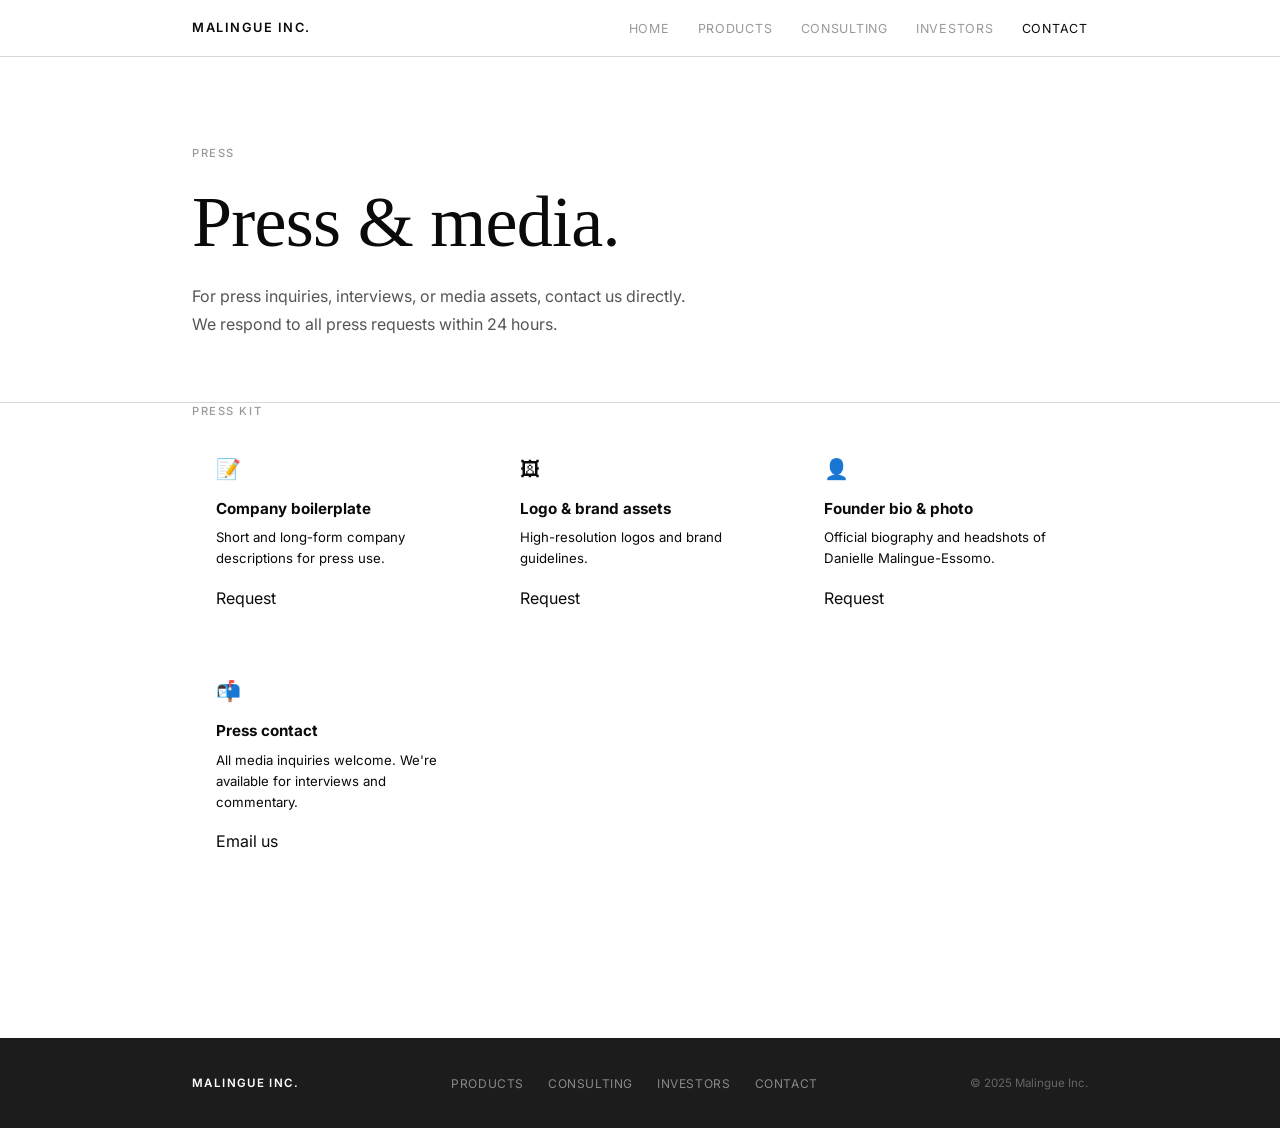
<file: press.html>
<!DOCTYPE html>
<html lang="en">
<head>
  <meta charset="UTF-8" />
  <meta name="viewport" content="width=device-width, initial-scale=1.0" />
  <title>Press — Malingue Inc.</title>
  <link rel="preconnect" href="https://fonts.googleapis.com" />
  <link rel="preconnect" href="https://fonts.gstatic.com" crossorigin />
  <link href="https://fonts.googleapis.com/css2?family=Inter:wght@400;500;600;700&display=swap" rel="stylesheet" />
  <link rel="stylesheet" href="style.css" />
  <style>
    .press-assets {
      display: grid;
      grid-template-columns: repeat(auto-fit, minmax(240px, 1fr));
      gap: 16px;
      margin-top: 8px;
    }
    .asset-card {
      border: 1px solid var(--border);
      border-radius: var(--radius-lg);
      padding: 24px;
      background: var(--white);
    }
    .asset-card .asset-icon { font-size: 1.25rem; margin-bottom: 12px; }
    .asset-card h3 { font-size: 0.95rem; margin-bottom: 6px; }
    .asset-card p { font-size: 0.825rem; margin-bottom: 16px; }
  </style>
</head>
<body>

  <nav class="site-nav" aria-label="Main navigation">
    <div class="wrap">
      <a class="nav-brand" href="index.html">Malingue Inc.</a>
      <ul class="nav-links">
        <li><a href="index.html">Home</a></li>
        <li><a href="ventures.html" class="hide-mobile">Products</a></li>
        <li><a href="consulting.html" class="hide-mobile">Consulting</a></li>
        <li><a href="investor-relations.html">Investors</a></li>
        <li><a href="contact.html" class="nav-cta">Contact</a></li>
      </ul>
    </div>
  </nav>

  <main>
    <div class="page-header">
      <div class="wrap">
        <div class="label">Press</div>
        <h1>Press &amp; media.</h1>
        <p class="lead">
          For press inquiries, interviews, or media assets, contact us directly.
          We respond to all press requests within 24 hours.
        </p>
      </div>
    </div>

    <div class="wrap" style="padding-bottom: 80px;">
      <div class="section-heading">
        <div class="label">Press kit</div>
      </div>
      <div class="press-assets">
        <div class="asset-card">
          <div class="asset-icon">📝</div>
          <h3>Company boilerplate</h3>
          <p>Short and long-form company descriptions for press use.</p>
          <a class="btn btn-ghost" href="mailto:hello@malingueinc.com?subject=Press%20Kit%20Request">Request</a>
        </div>
        <div class="asset-card">
          <div class="asset-icon">🖼</div>
          <h3>Logo &amp; brand assets</h3>
          <p>High-resolution logos and brand guidelines.</p>
          <a class="btn btn-ghost" href="mailto:hello@malingueinc.com?subject=Brand%20Assets%20Request">Request</a>
        </div>
        <div class="asset-card">
          <div class="asset-icon">👤</div>
          <h3>Founder bio &amp; photo</h3>
          <p>Official biography and headshots of Danielle Malingue-Essomo.</p>
          <a class="btn btn-ghost" href="mailto:hello@malingueinc.com?subject=Founder%20Bio%20Request">Request</a>
        </div>
        <div class="asset-card">
          <div class="asset-icon">📬</div>
          <h3>Press contact</h3>
          <p>All media inquiries welcome. We're available for interviews and commentary.</p>
          <a class="btn btn-primary" href="mailto:hello@malingueinc.com?subject=Press%20Inquiry">Email us</a>
        </div>
      </div>
    </div>
  </main>

  <footer class="site-footer">
    <div class="wrap">
      <span class="footer-brand">Malingue Inc.</span>
      <ul class="footer-links">
        <li><a href="ventures.html">Products</a></li>
        <li><a href="consulting.html">Consulting</a></li>
        <li><a href="investor-relations.html">Investors</a></li>
        <li><a href="contact.html">Contact</a></li>
      </ul>
      <span class="footer-copy">&copy; 2025 Malingue Inc.</span>
    </div>
  </footer>

</body>
</html>
</file>
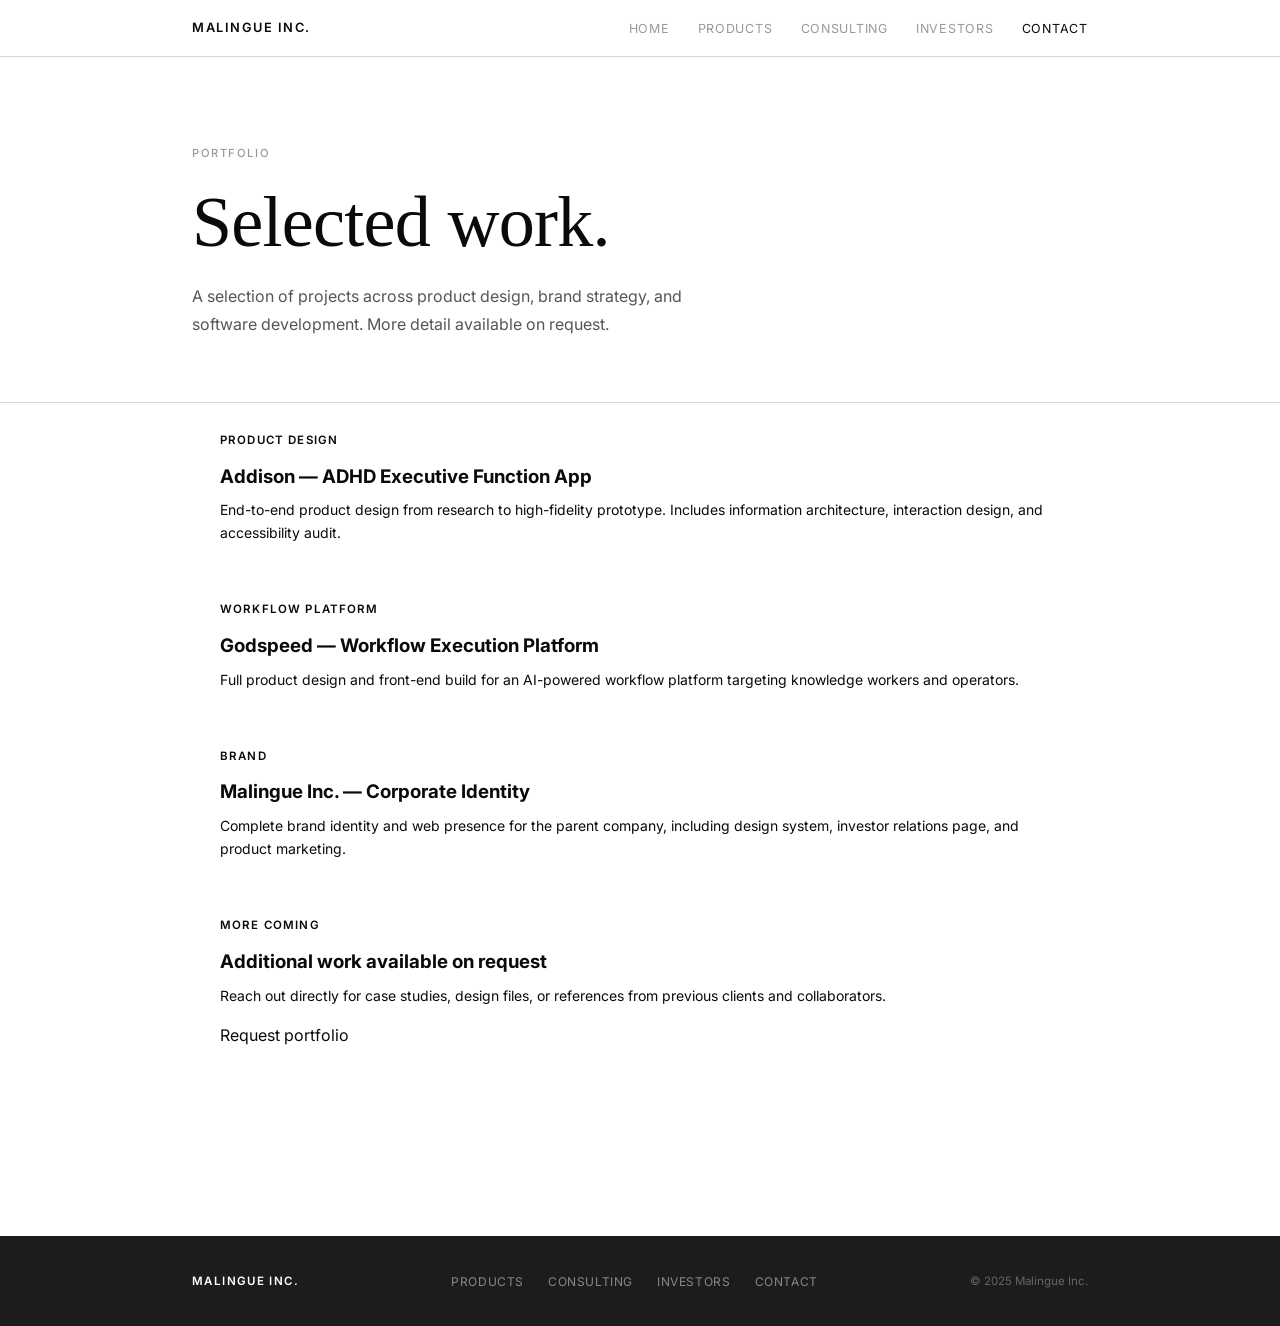
<file: projects.html>
<!DOCTYPE html>
<html lang="en">
<head>
  <meta charset="UTF-8" />
  <meta name="viewport" content="width=device-width, initial-scale=1.0" />
  <title>Portfolio — Malingue Inc.</title>
  <link rel="preconnect" href="https://fonts.googleapis.com" />
  <link rel="preconnect" href="https://fonts.gstatic.com" crossorigin />
  <link href="https://fonts.googleapis.com/css2?family=Inter:wght@400;500;600;700&display=swap" rel="stylesheet" />
  <link rel="stylesheet" href="style.css" />
</head>
<body>

  <nav class="site-nav" aria-label="Main navigation">
    <div class="wrap">
      <a class="nav-brand" href="index.html">Malingue Inc.</a>
      <ul class="nav-links">
        <li><a href="index.html">Home</a></li>
        <li><a href="ventures.html" class="hide-mobile">Products</a></li>
        <li><a href="consulting.html" class="hide-mobile">Consulting</a></li>
        <li><a href="investor-relations.html">Investors</a></li>
        <li><a href="contact.html" class="nav-cta">Contact</a></li>
      </ul>
    </div>
  </nav>

  <main>
    <div class="page-header">
      <div class="wrap">
        <div class="label">Portfolio</div>
        <h1>Selected work.</h1>
        <p class="lead">
          A selection of projects across product design, brand strategy,
          and software development. More detail available on request.
        </p>
      </div>
    </div>
    <div class="wrap" style="padding-bottom: 80px;">
      <div class="grid-2">
        <div class="card" style="padding:28px;">
          <div style="font-size:0.72rem; font-weight:600; letter-spacing:0.1em; text-transform:uppercase; color:var(--subtle); margin-bottom:12px;">Product Design</div>
          <h3>Addison — ADHD Executive Function App</h3>
          <p style="margin-top:8px; font-size:0.875rem;">End-to-end product design from research to high-fidelity prototype. Includes information architecture, interaction design, and accessibility audit.</p>
        </div>
        <div class="card" style="padding:28px;">
          <div style="font-size:0.72rem; font-weight:600; letter-spacing:0.1em; text-transform:uppercase; color:var(--subtle); margin-bottom:12px;">Workflow Platform</div>
          <h3>Godspeed — Workflow Execution Platform</h3>
          <p style="margin-top:8px; font-size:0.875rem;">Full product design and front-end build for an AI-powered workflow platform targeting knowledge workers and operators.</p>
        </div>
        <div class="card" style="padding:28px;">
          <div style="font-size:0.72rem; font-weight:600; letter-spacing:0.1em; text-transform:uppercase; color:var(--subtle); margin-bottom:12px;">Brand</div>
          <h3>Malingue Inc. — Corporate Identity</h3>
          <p style="margin-top:8px; font-size:0.875rem;">Complete brand identity and web presence for the parent company, including design system, investor relations page, and product marketing.</p>
        </div>
        <div class="card" style="padding:28px;">
          <div style="font-size:0.72rem; font-weight:600; letter-spacing:0.1em; text-transform:uppercase; color:var(--subtle); margin-bottom:12px;">More coming</div>
          <h3>Additional work available on request</h3>
          <p style="margin-top:8px; font-size:0.875rem;">Reach out directly for case studies, design files, or references from previous clients and collaborators.</p>
          <a class="btn btn-ghost" href="mailto:hello@malingueinc.com?subject=Portfolio%20Request" style="margin-top:16px; display:inline-flex;">Request portfolio</a>
        </div>
      </div>
    </div>
  </main>

  <footer class="site-footer">
    <div class="wrap">
      <span class="footer-brand">Malingue Inc.</span>
      <ul class="footer-links">
        <li><a href="ventures.html">Products</a></li>
        <li><a href="consulting.html">Consulting</a></li>
        <li><a href="investor-relations.html">Investors</a></li>
        <li><a href="contact.html">Contact</a></li>
      </ul>
      <span class="footer-copy">&copy; 2025 Malingue Inc.</span>
    </div>
  </footer>

</body>
</html>
</file>
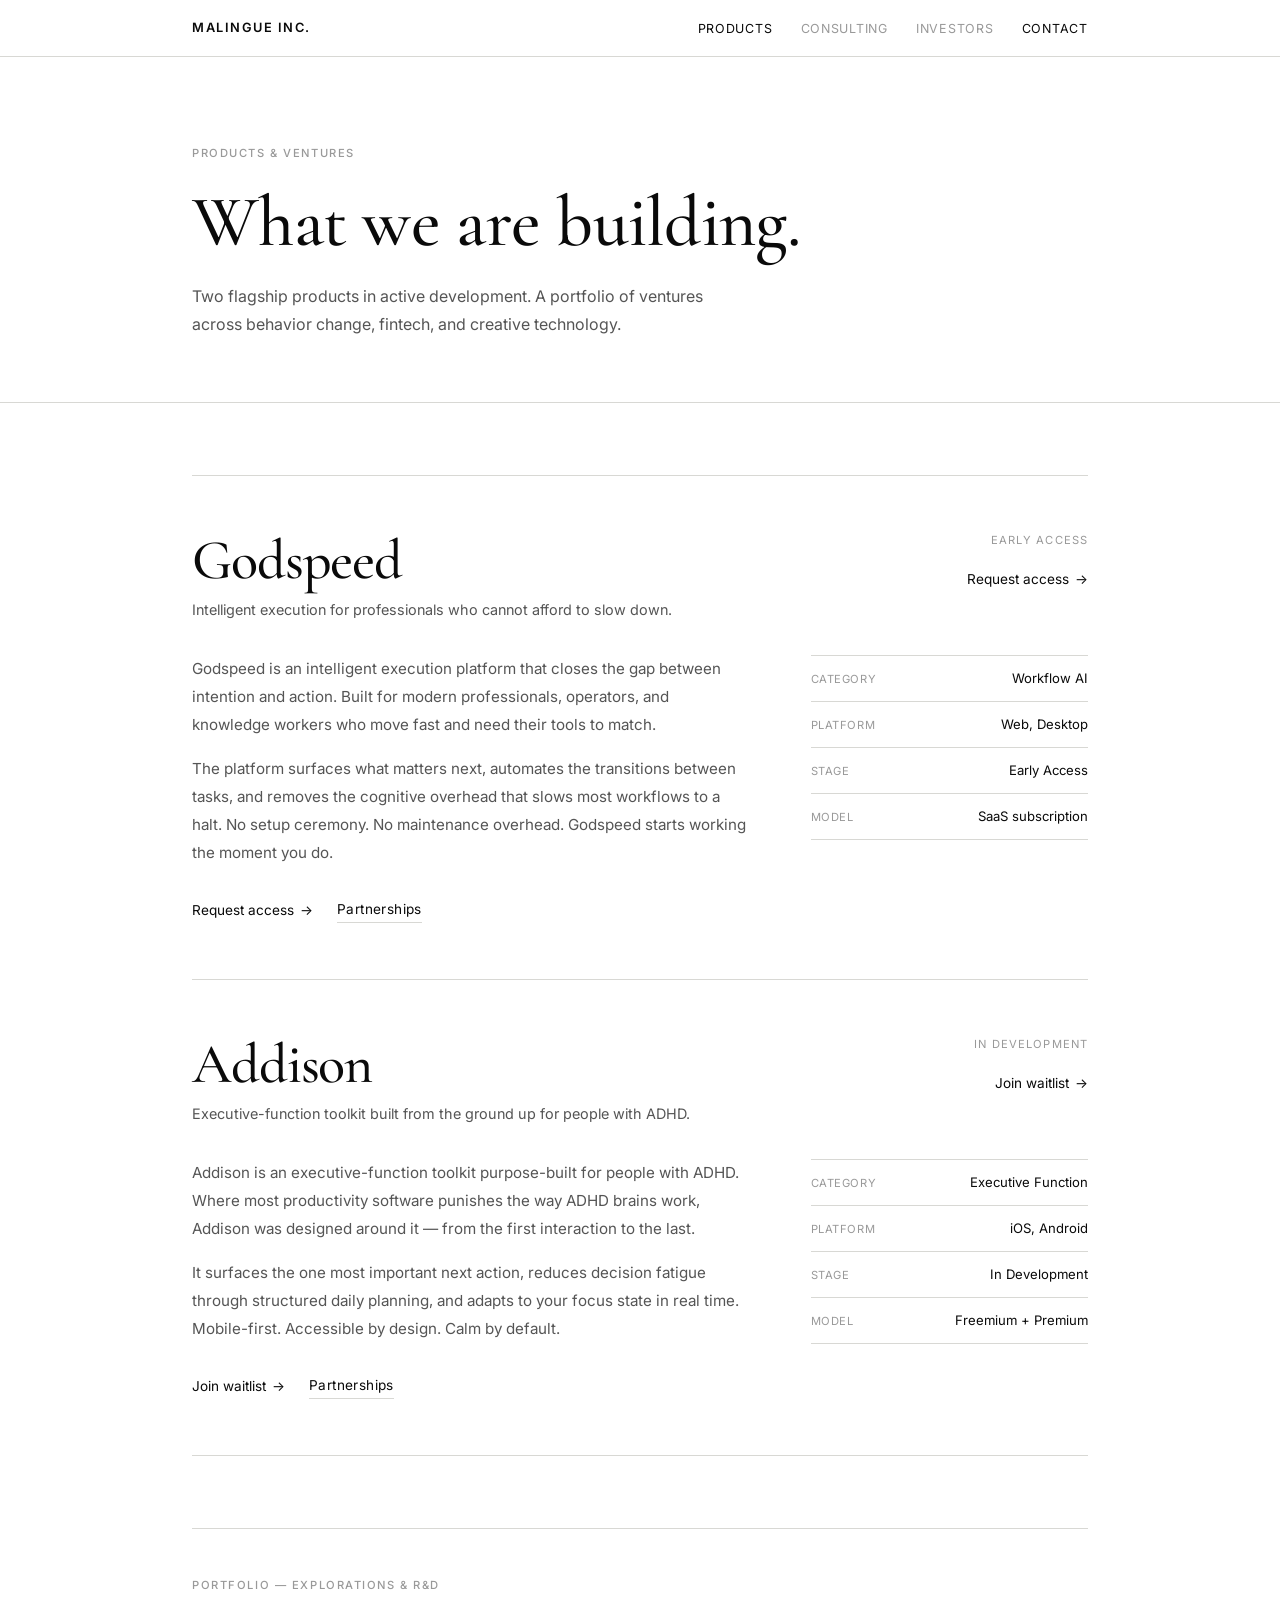
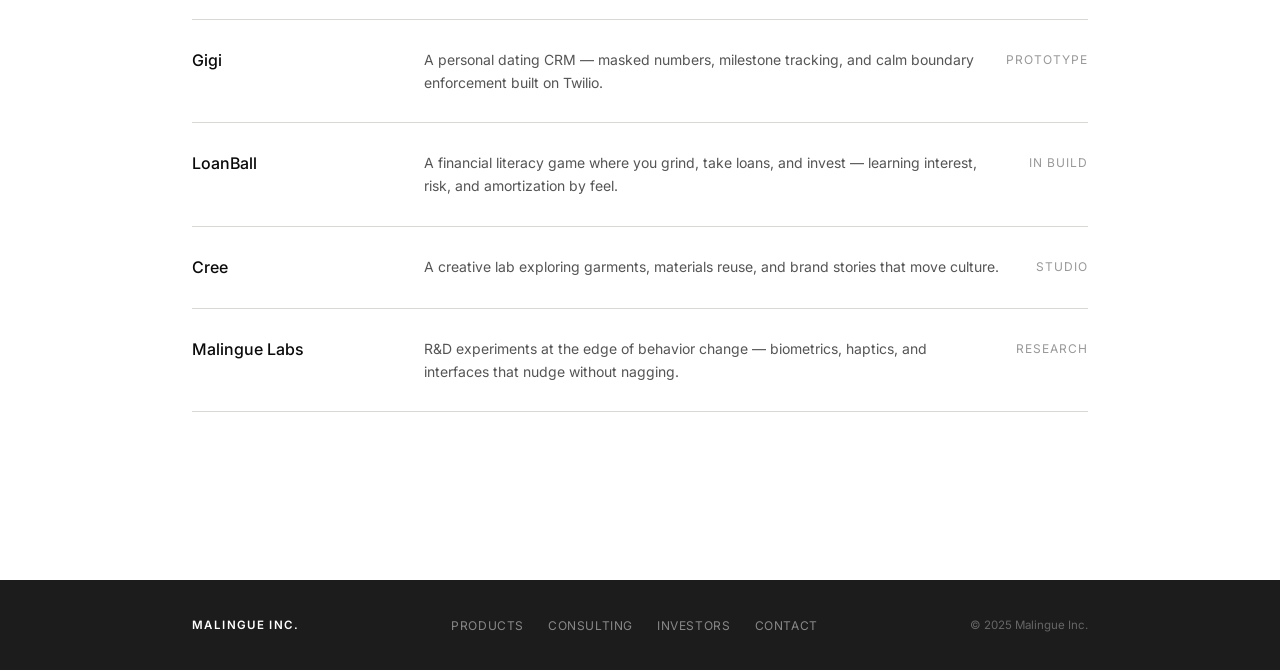
<file: ventures.html>
<!DOCTYPE html>
<html lang="en">
<head>
  <meta charset="UTF-8" />
  <meta name="viewport" content="width=device-width, initial-scale=1.0" />
  <title>Products — Malingue Inc.</title>
  <link rel="preconnect" href="https://fonts.googleapis.com" />
  <link rel="preconnect" href="https://fonts.gstatic.com" crossorigin />
  <link href="https://fonts.googleapis.com/css2?family=Cormorant+Garamond:ital,wght@0,400;0,500;0,600;1,400;1,500&family=Inter:wght@300;400;500&display=swap" rel="stylesheet" />
  <link rel="stylesheet" href="style.css" />
  <style>
    /* ── Flagship ── */
    .flagship-section { padding: 72px 0; }

    .flagship-block {
      padding: 56px 0;
      border-bottom: 1px solid var(--rule);
    }
    .flagship-block:first-of-type { border-top: 1px solid var(--rule); }

    .fb-header {
      display: grid;
      grid-template-columns: 1fr auto;
      align-items: start;
      gap: 32px;
      margin-bottom: 32px;
    }
    .fb-name {
      font-family: var(--font-display);
      font-size: clamp(2rem, 5vw, 3.5rem);
      font-weight: 500;
      letter-spacing: -0.02em;
      line-height: 1;
      margin-bottom: 10px;
    }
    .fb-tagline {
      font-size: 0.9rem;
      color: var(--mid);
      line-height: 1.7;
      max-width: 60ch;
    }
    .fb-status-block {
      text-align: right;
      flex-shrink: 0;
    }
    .fb-status-block .status { display: block; margin-bottom: 16px; }

    .fb-body {
      display: grid;
      grid-template-columns: 2fr 1fr;
      gap: 64px;
      align-items: start;
    }
    .fb-description {
      font-size: 0.95rem;
      color: var(--mid);
      line-height: 1.85;
    }
    .fb-details {}
    .detail-row {
      display: flex;
      justify-content: space-between;
      align-items: baseline;
      padding: 12px 0;
      border-bottom: 1px solid var(--rule);
      font-size: 0.82rem;
    }
    .detail-row:first-child { border-top: 1px solid var(--rule); }
    .dr-key { color: var(--muted); letter-spacing: 0.05em; text-transform: uppercase; font-size: 0.7rem; }
    .dr-val { color: var(--black); }
    .fb-actions { display: flex; gap: 24px; margin-top: 32px; align-items: center; }

    /* ── Portfolio ── */
    .portfolio-section { padding: 0 0 88px; }
    .portfolio-row {
      display: grid;
      grid-template-columns: 200px 1fr auto;
      align-items: start;
      gap: 32px;
      padding: 28px 0;
      border-bottom: 1px solid var(--rule);
    }
    .portfolio-row:first-of-type { border-top: 1px solid var(--rule); }
    .pr-name {
      font-size: 1rem;
      font-weight: 500;
      color: var(--black);
    }
    .pr-desc {
      font-size: 0.875rem;
      color: var(--mid);
      line-height: 1.65;
    }
    .pr-status { color: var(--muted); font-size: 0.75rem; letter-spacing: 0.08em; text-transform: uppercase; white-space: nowrap; padding-top: 2px; }

    @media (max-width: 720px) {
      .fb-header { grid-template-columns: 1fr; }
      .fb-status-block { text-align: left; }
      .fb-body { grid-template-columns: 1fr; gap: 40px; }
      .portfolio-row { grid-template-columns: 1fr; gap: 8px; }
    }
  </style>
</head>
<body>

  <nav class="site-nav" aria-label="Main navigation">
    <div class="wrap">
      <a class="nav-brand" href="index.html">Malingue Inc.</a>
      <ul class="nav-links">
        <li><a href="ventures.html" aria-current="page">Products</a></li>
        <li><a href="consulting.html" class="hide-mobile">Consulting</a></li>
        <li><a href="investor-relations.html">Investors</a></li>
        <li><a href="contact.html" class="nav-cta">Contact</a></li>
      </ul>
    </div>
  </nav>

  <main>

    <div class="page-header">
      <div class="wrap">
        <span class="label">Products &amp; Ventures</span>
        <h1>What we are building.</h1>
        <p class="lead">
          Two flagship products in active development. A portfolio of ventures
          across behavior change, fintech, and creative technology.
        </p>
      </div>
    </div>

    <section class="flagship-section">
      <div class="wrap">

        <!-- Godspeed -->
        <div class="flagship-block" id="godspeed">
          <div class="fb-header">
            <div>
              <h2 class="fb-name">Godspeed</h2>
              <p class="fb-tagline">Intelligent execution for professionals who cannot afford to slow down.</p>
            </div>
            <div class="fb-status-block">
              <span class="status">Early Access</span>
              <a class="arrow-link" href="mailto:hello@malingueinc.com?subject=Godspeed%20Early%20Access">Request access</a>
            </div>
          </div>
          <div class="fb-body">
            <div>
              <p class="fb-description">
                Godspeed is an intelligent execution platform that closes the gap between
                intention and action. Built for modern professionals, operators, and
                knowledge workers who move fast and need their tools to match.
              </p>
              <p class="fb-description" style="margin-top: 16px;">
                The platform surfaces what matters next, automates the transitions
                between tasks, and removes the cognitive overhead that slows most
                workflows to a halt. No setup ceremony. No maintenance overhead.
                Godspeed starts working the moment you do.
              </p>
              <div class="fb-actions">
                <a class="arrow-link" href="mailto:hello@malingueinc.com?subject=Godspeed%20Early%20Access">Request access</a>
                <a class="text-link" href="mailto:hello@malingueinc.com?subject=Godspeed%20Partnership">Partnerships</a>
              </div>
            </div>
            <div class="fb-details">
              <div class="detail-row">
                <span class="dr-key">Category</span>
                <span class="dr-val">Workflow AI</span>
              </div>
              <div class="detail-row">
                <span class="dr-key">Platform</span>
                <span class="dr-val">Web, Desktop</span>
              </div>
              <div class="detail-row">
                <span class="dr-key">Stage</span>
                <span class="dr-val">Early Access</span>
              </div>
              <div class="detail-row">
                <span class="dr-key">Model</span>
                <span class="dr-val">SaaS subscription</span>
              </div>
            </div>
          </div>
        </div>

        <!-- Addison -->
        <div class="flagship-block" id="addison">
          <div class="fb-header">
            <div>
              <h2 class="fb-name">Addison</h2>
              <p class="fb-tagline">Executive-function toolkit built from the ground up for people with ADHD.</p>
            </div>
            <div class="fb-status-block">
              <span class="status">In Development</span>
              <a class="arrow-link" href="mailto:hello@malingueinc.com?subject=Addison%20Waitlist">Join waitlist</a>
            </div>
          </div>
          <div class="fb-body">
            <div>
              <p class="fb-description">
                Addison is an executive-function toolkit purpose-built for people with ADHD.
                Where most productivity software punishes the way ADHD brains work, Addison
                was designed around it — from the first interaction to the last.
              </p>
              <p class="fb-description" style="margin-top: 16px;">
                It surfaces the one most important next action, reduces decision fatigue
                through structured daily planning, and adapts to your focus state in real
                time. Mobile-first. Accessible by design. Calm by default.
              </p>
              <div class="fb-actions">
                <a class="arrow-link" href="mailto:hello@malingueinc.com?subject=Addison%20Waitlist">Join waitlist</a>
                <a class="text-link" href="mailto:hello@malingueinc.com?subject=Addison%20Partnership">Partnerships</a>
              </div>
            </div>
            <div class="fb-details">
              <div class="detail-row">
                <span class="dr-key">Category</span>
                <span class="dr-val">Executive Function</span>
              </div>
              <div class="detail-row">
                <span class="dr-key">Platform</span>
                <span class="dr-val">iOS, Android</span>
              </div>
              <div class="detail-row">
                <span class="dr-key">Stage</span>
                <span class="dr-val">In Development</span>
              </div>
              <div class="detail-row">
                <span class="dr-key">Model</span>
                <span class="dr-val">Freemium + Premium</span>
              </div>
            </div>
          </div>
        </div>

      </div>
    </section>

    <section class="portfolio-section">
      <div class="wrap">
        <span class="section-label">Portfolio — Explorations &amp; R&amp;D</span>

        <div class="portfolio-row">
          <span class="pr-name">Gigi</span>
          <span class="pr-desc">A personal dating CRM — masked numbers, milestone tracking, and calm boundary enforcement built on Twilio.</span>
          <span class="pr-status">Prototype</span>
        </div>
        <div class="portfolio-row">
          <span class="pr-name">LoanBall</span>
          <span class="pr-desc">A financial literacy game where you grind, take loans, and invest — learning interest, risk, and amortization by feel.</span>
          <span class="pr-status">In Build</span>
        </div>
        <div class="portfolio-row">
          <span class="pr-name">Cree</span>
          <span class="pr-desc">A creative lab exploring garments, materials reuse, and brand stories that move culture.</span>
          <span class="pr-status">Studio</span>
        </div>
        <div class="portfolio-row">
          <span class="pr-name">Malingue Labs</span>
          <span class="pr-desc">R&amp;D experiments at the edge of behavior change — biometrics, haptics, and interfaces that nudge without nagging.</span>
          <span class="pr-status">Research</span>
        </div>
      </div>
    </section>

  </main>

  <footer class="site-footer">
    <div class="wrap">
      <span class="footer-brand">Malingue Inc.</span>
      <ul class="footer-links">
        <li><a href="ventures.html">Products</a></li>
        <li><a href="consulting.html">Consulting</a></li>
        <li><a href="investor-relations.html">Investors</a></li>
        <li><a href="contact.html">Contact</a></li>
      </ul>
      <span class="footer-copy">&copy; 2025 Malingue Inc.</span>
    </div>
  </footer>

</body>
</html>
</file>
<file: style.css>
/* ─── Tokens ────────────────────────────────────────────────────── */
:root {
  --bg:      #fafaf8;
  --white:   #ffffff;
  --black:   #0a0a0a;
  --mid:     #555555;
  --muted:   #999999;
  --rule:    #d8d8d4;
  --max-w:   960px;
  --font-display: 'Cormorant Garamond', Georgia, serif;
  --font-body:    'Inter', system-ui, sans-serif;
}

/* ─── Reset ─────────────────────────────────────────────────────── */
*, *::before, *::after { box-sizing: border-box; margin: 0; padding: 0; }
html { font-size: 16px; }
body {
  font-family: var(--font-body);
  background: var(--white);
  color: var(--black);
  line-height: 1.6;
  -webkit-font-smoothing: antialiased;
}
a { color: inherit; text-decoration: none; }
img { display: block; max-width: 100%; }

/* ─── Layout ────────────────────────────────────────────────────── */
.wrap { max-width: var(--max-w); margin: 0 auto; padding: 0 32px; }

/* ─── Navigation ────────────────────────────────────────────────── */
.site-nav {
  position: sticky;
  top: 0;
  z-index: 100;
  background: rgba(255,255,255,0.95);
  backdrop-filter: blur(8px);
  border-bottom: 1px solid var(--rule);
}
.site-nav .wrap {
  display: flex;
  align-items: center;
  justify-content: space-between;
  height: 56px;
}
.nav-brand {
  font-family: var(--font-body);
  font-size: 0.8rem;
  font-weight: 600;
  letter-spacing: 0.12em;
  text-transform: uppercase;
  color: var(--black);
}
.nav-links {
  display: flex;
  align-items: center;
  gap: 28px;
  list-style: none;
}
.nav-links a {
  font-size: 0.78rem;
  font-weight: 400;
  letter-spacing: 0.06em;
  text-transform: uppercase;
  color: var(--muted);
  transition: color 0.15s;
}
.nav-links a:hover { color: var(--black); }
.nav-links a[aria-current="page"] { color: var(--black); }
.nav-links .nav-cta { color: var(--black); }

/* ─── Rule ──────────────────────────────────────────────────────── */
.rule { height: 1px; background: var(--rule); }

/* ─── Text links ────────────────────────────────────────────────── */
.text-link {
  font-size: 0.85rem;
  letter-spacing: 0.03em;
  color: var(--black);
  border-bottom: 1px solid var(--rule);
  padding-bottom: 1px;
  transition: border-color 0.15s;
}
.text-link:hover { border-color: var(--black); }
.arrow-link {
  font-size: 0.85rem;
  color: var(--black);
  display: inline-flex;
  align-items: center;
  gap: 6px;
  transition: gap 0.15s;
}
.arrow-link:hover { gap: 10px; }
.arrow-link::after { content: "→"; }

/* ─── Label ─────────────────────────────────────────────────────── */
.label {
  font-size: 0.7rem;
  font-weight: 500;
  letter-spacing: 0.14em;
  text-transform: uppercase;
  color: var(--muted);
}

/* ─── Status ────────────────────────────────────────────────────── */
.status {
  font-size: 0.7rem;
  letter-spacing: 0.1em;
  text-transform: uppercase;
  color: var(--muted);
}

/* ─── Page header ───────────────────────────────────────────────── */
.page-header {
  padding: 88px 0 64px;
  border-bottom: 1px solid var(--rule);
}
.page-header .label { margin-bottom: 20px; display: block; }
.page-header h1 {
  font-family: var(--font-display);
  font-size: clamp(2.5rem, 6vw, 4.5rem);
  font-weight: 500;
  line-height: 1.1;
  letter-spacing: -0.01em;
  margin-bottom: 20px;
}
.page-header .lead {
  font-size: 1rem;
  color: var(--mid);
  max-width: 52ch;
  line-height: 1.75;
}

/* ─── Section title ─────────────────────────────────────────────── */
.section-label {
  font-size: 0.7rem;
  font-weight: 500;
  letter-spacing: 0.14em;
  text-transform: uppercase;
  color: var(--muted);
  padding: 48px 0 24px;
  display: block;
  border-top: 1px solid var(--rule);
}

/* ─── Footer ────────────────────────────────────────────────────── */
.site-footer {
  background: #1c1c1c;
  padding: 32px 0;
  margin-top: 80px;
}
.site-footer .wrap {
  display: flex;
  align-items: center;
  justify-content: space-between;
  flex-wrap: wrap;
  gap: 16px;
}
.footer-brand {
  font-size: 0.72rem;
  font-weight: 600;
  letter-spacing: 0.12em;
  text-transform: uppercase;
  color: #ffffff;
}
.footer-links { display: flex; gap: 24px; list-style: none; }
.footer-links a {
  font-size: 0.75rem;
  letter-spacing: 0.05em;
  text-transform: uppercase;
  color: #888888;
}
.footer-links a:hover { color: #ffffff; }
.footer-copy {
  font-size: 0.72rem;
  color: #666666;
}

@media (max-width: 640px) {
  .nav-links .hide-mobile { display: none; }
  .wrap { padding: 0 20px; }
}
</file>
